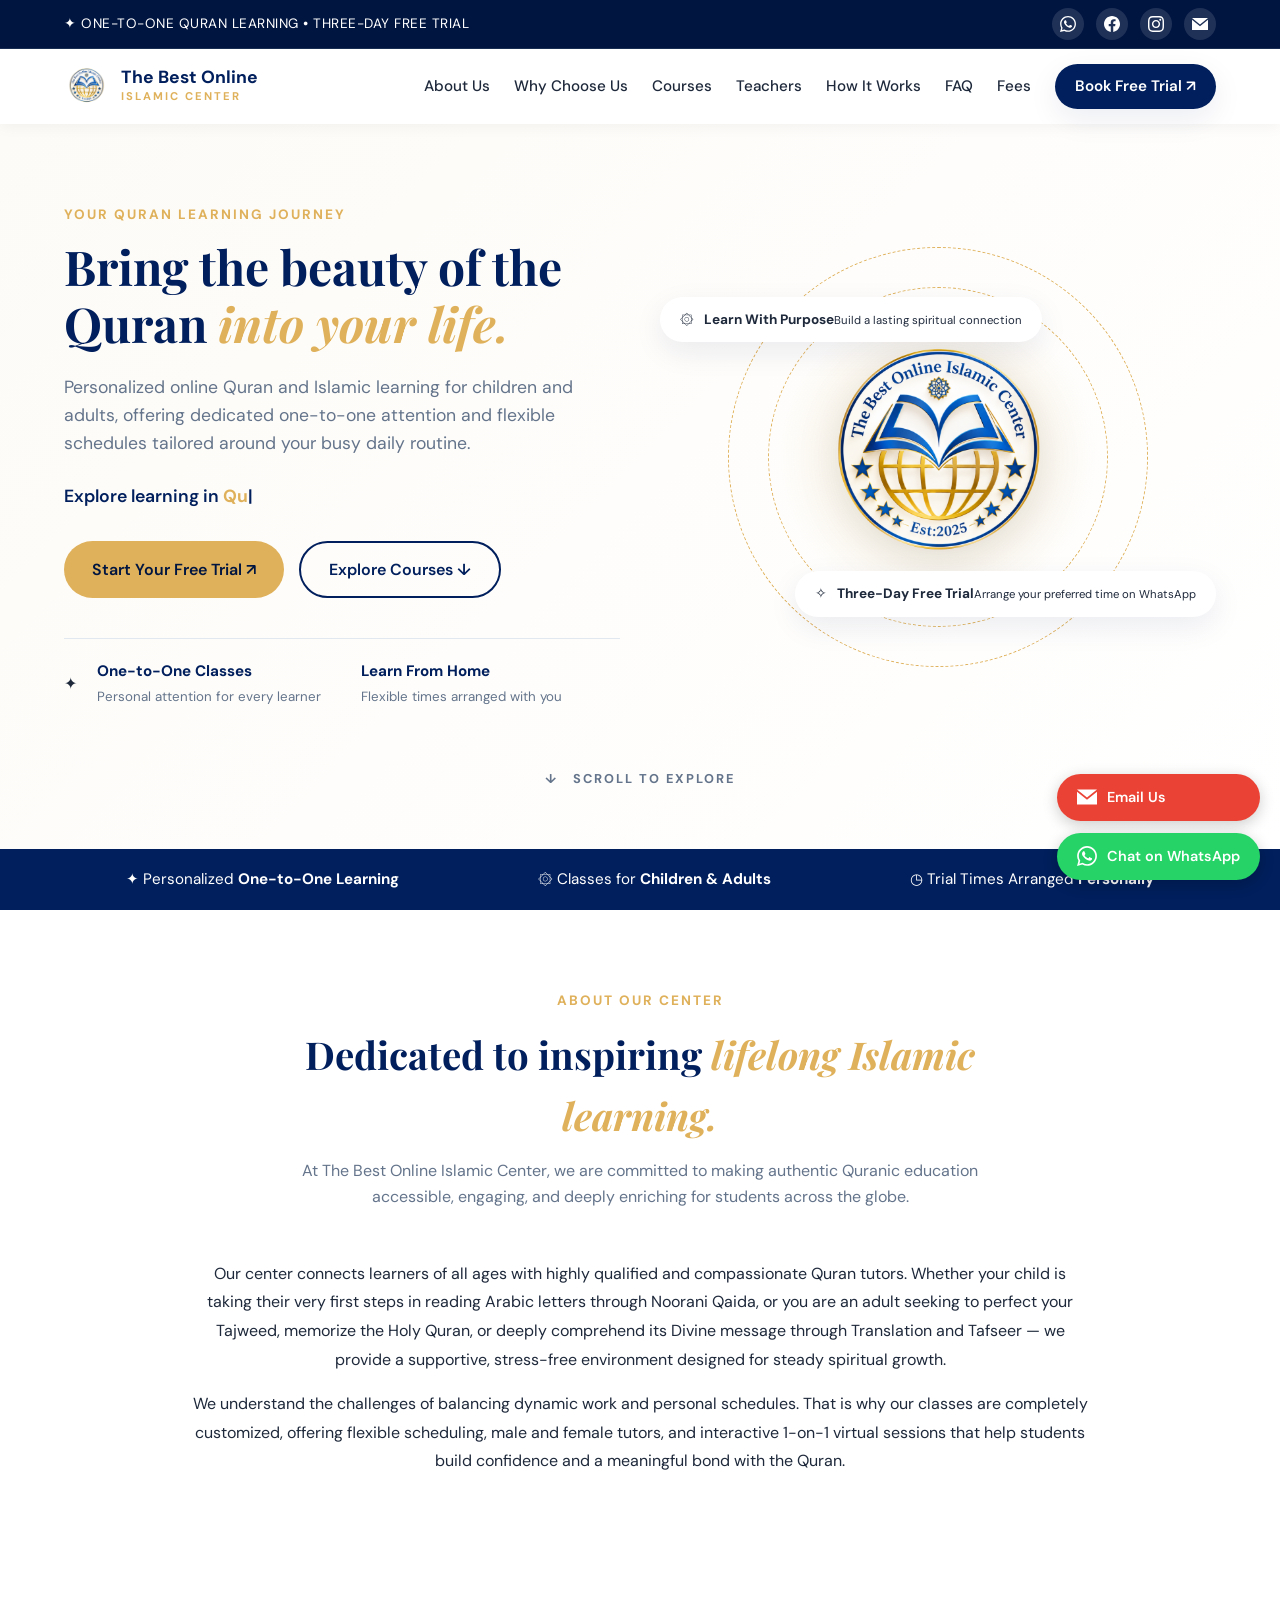
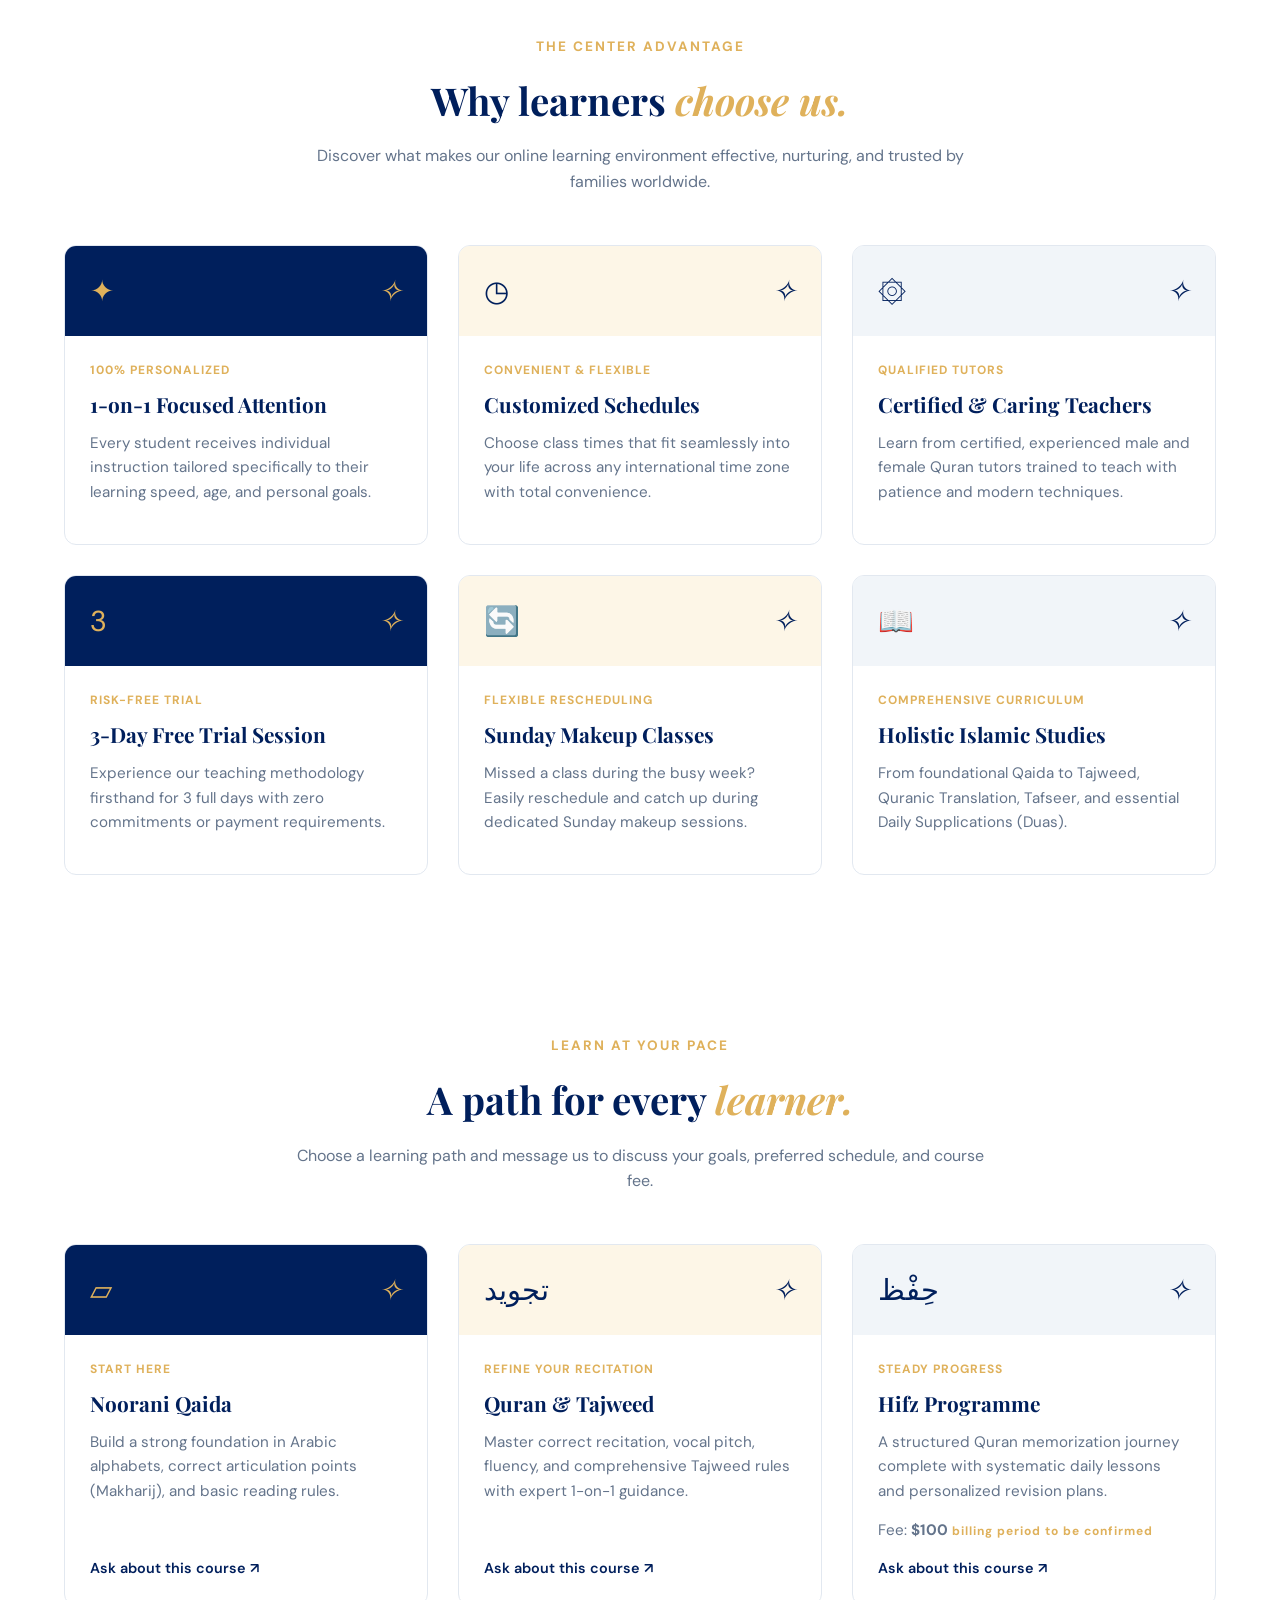
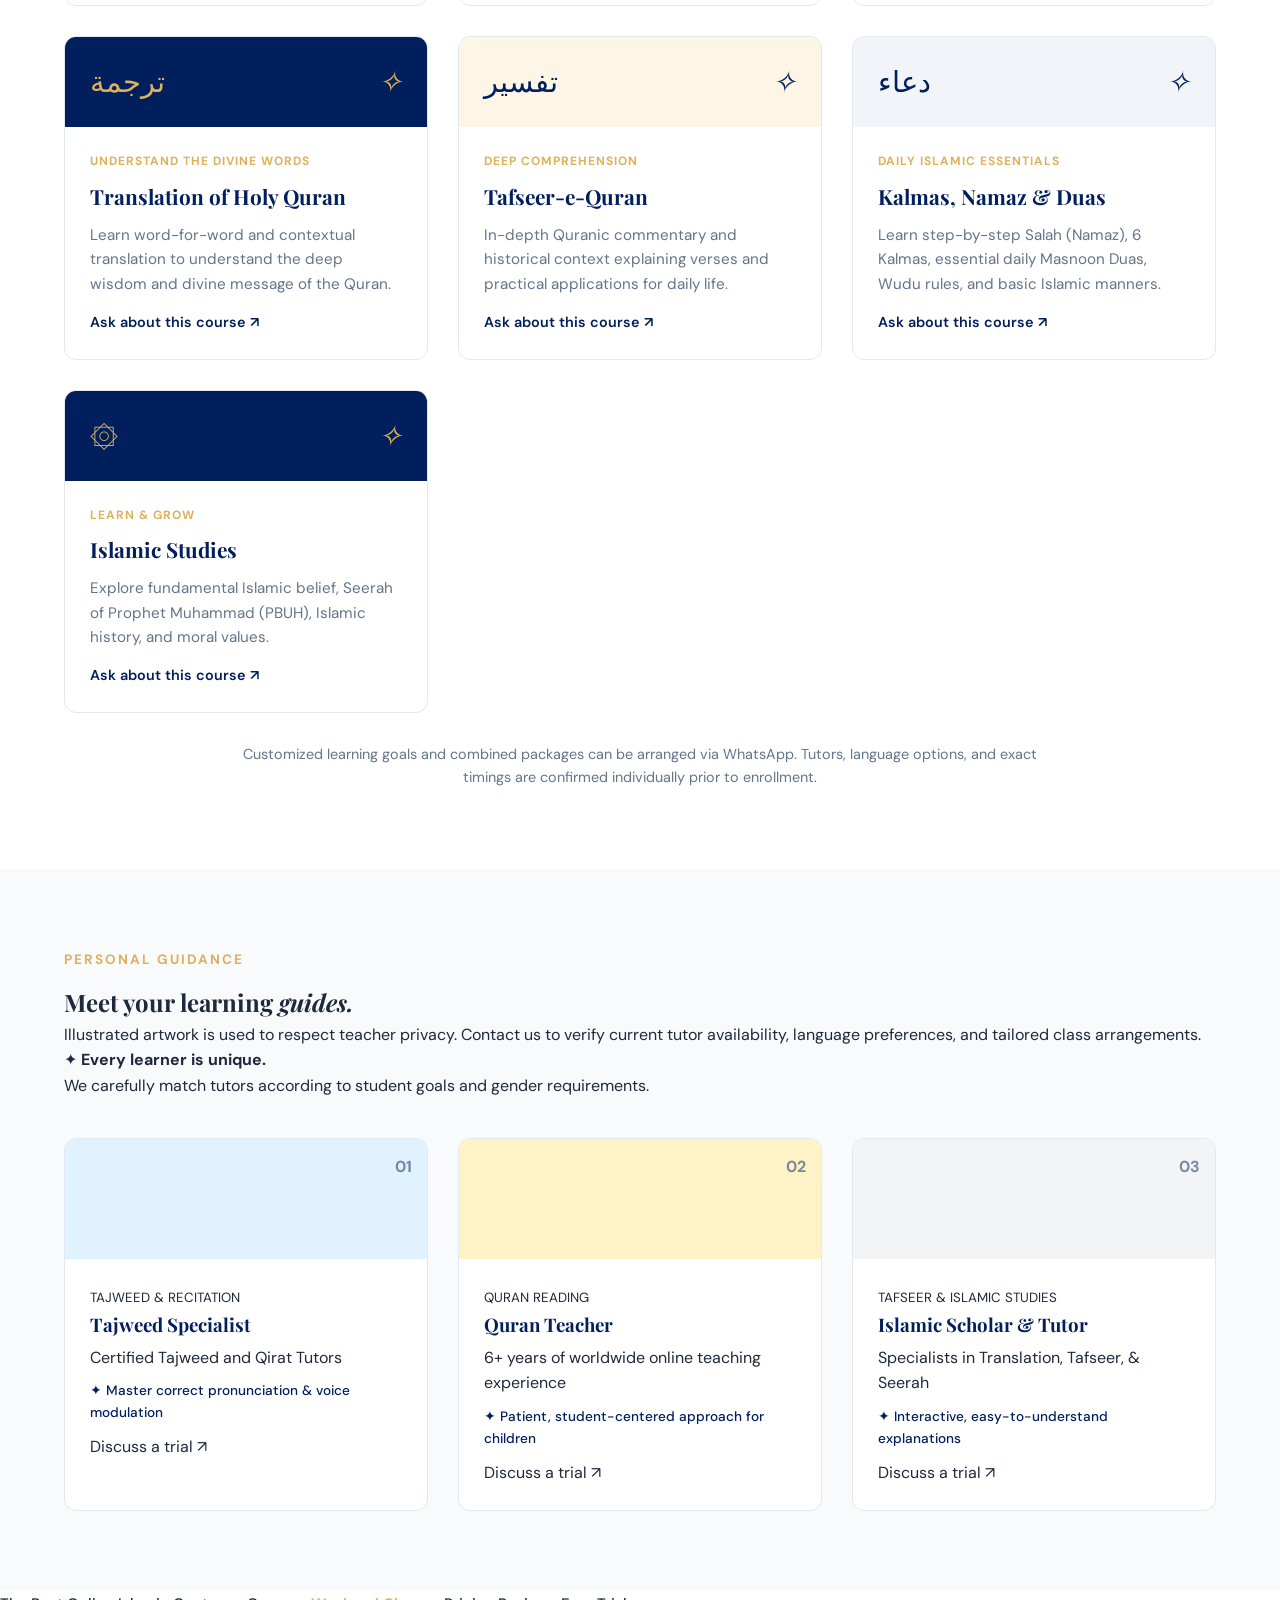
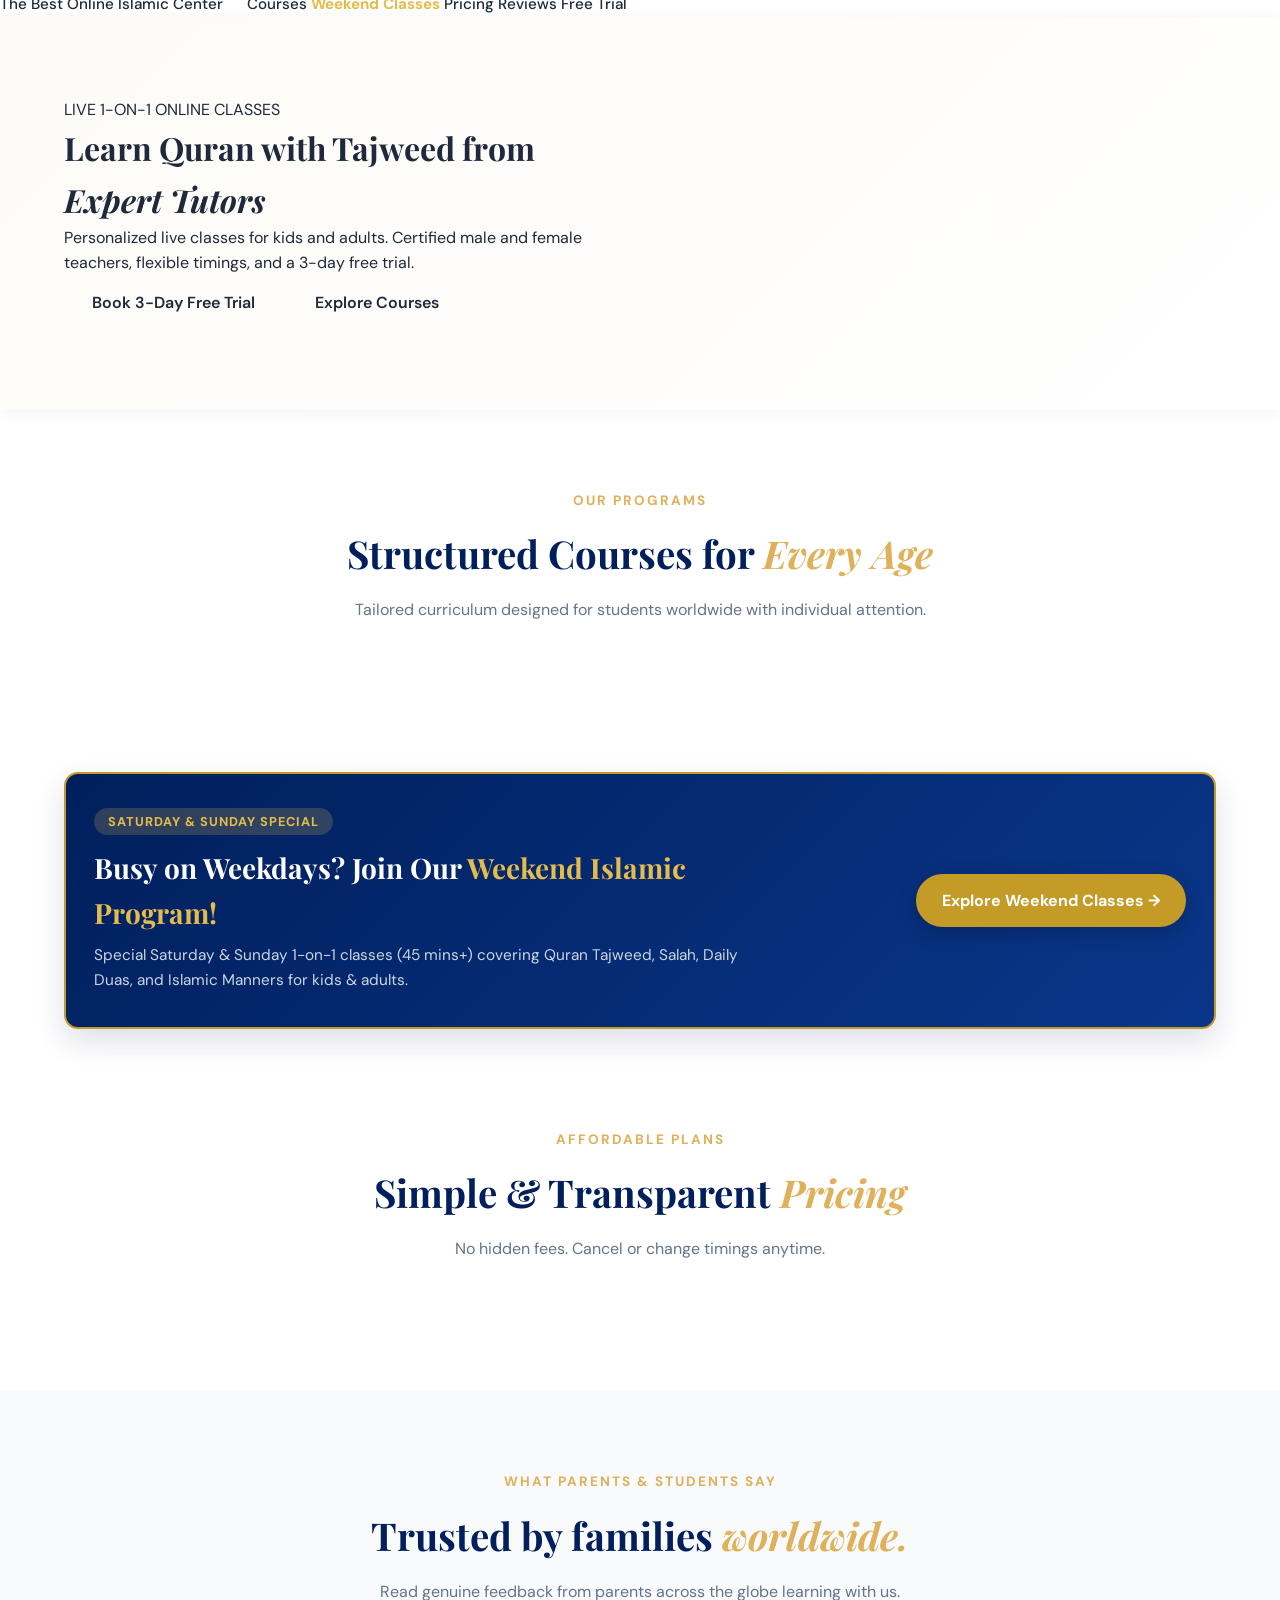
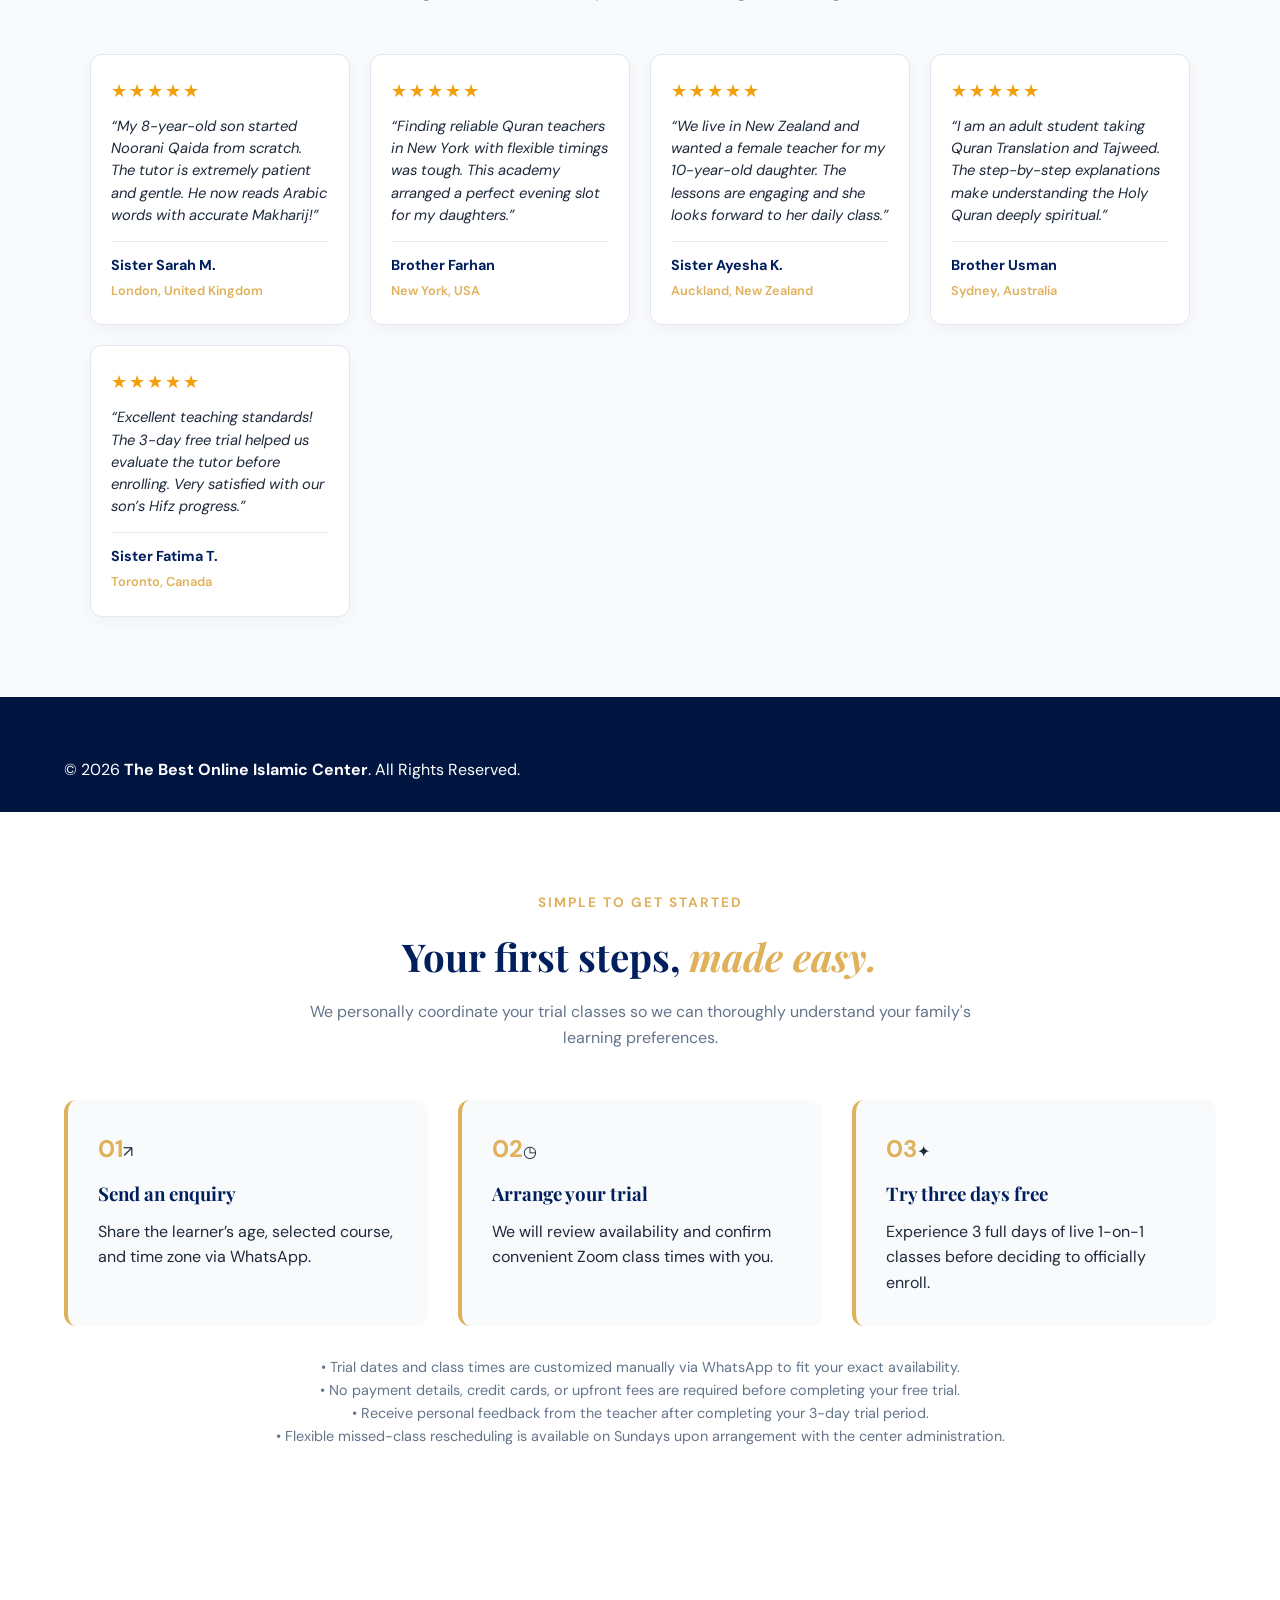
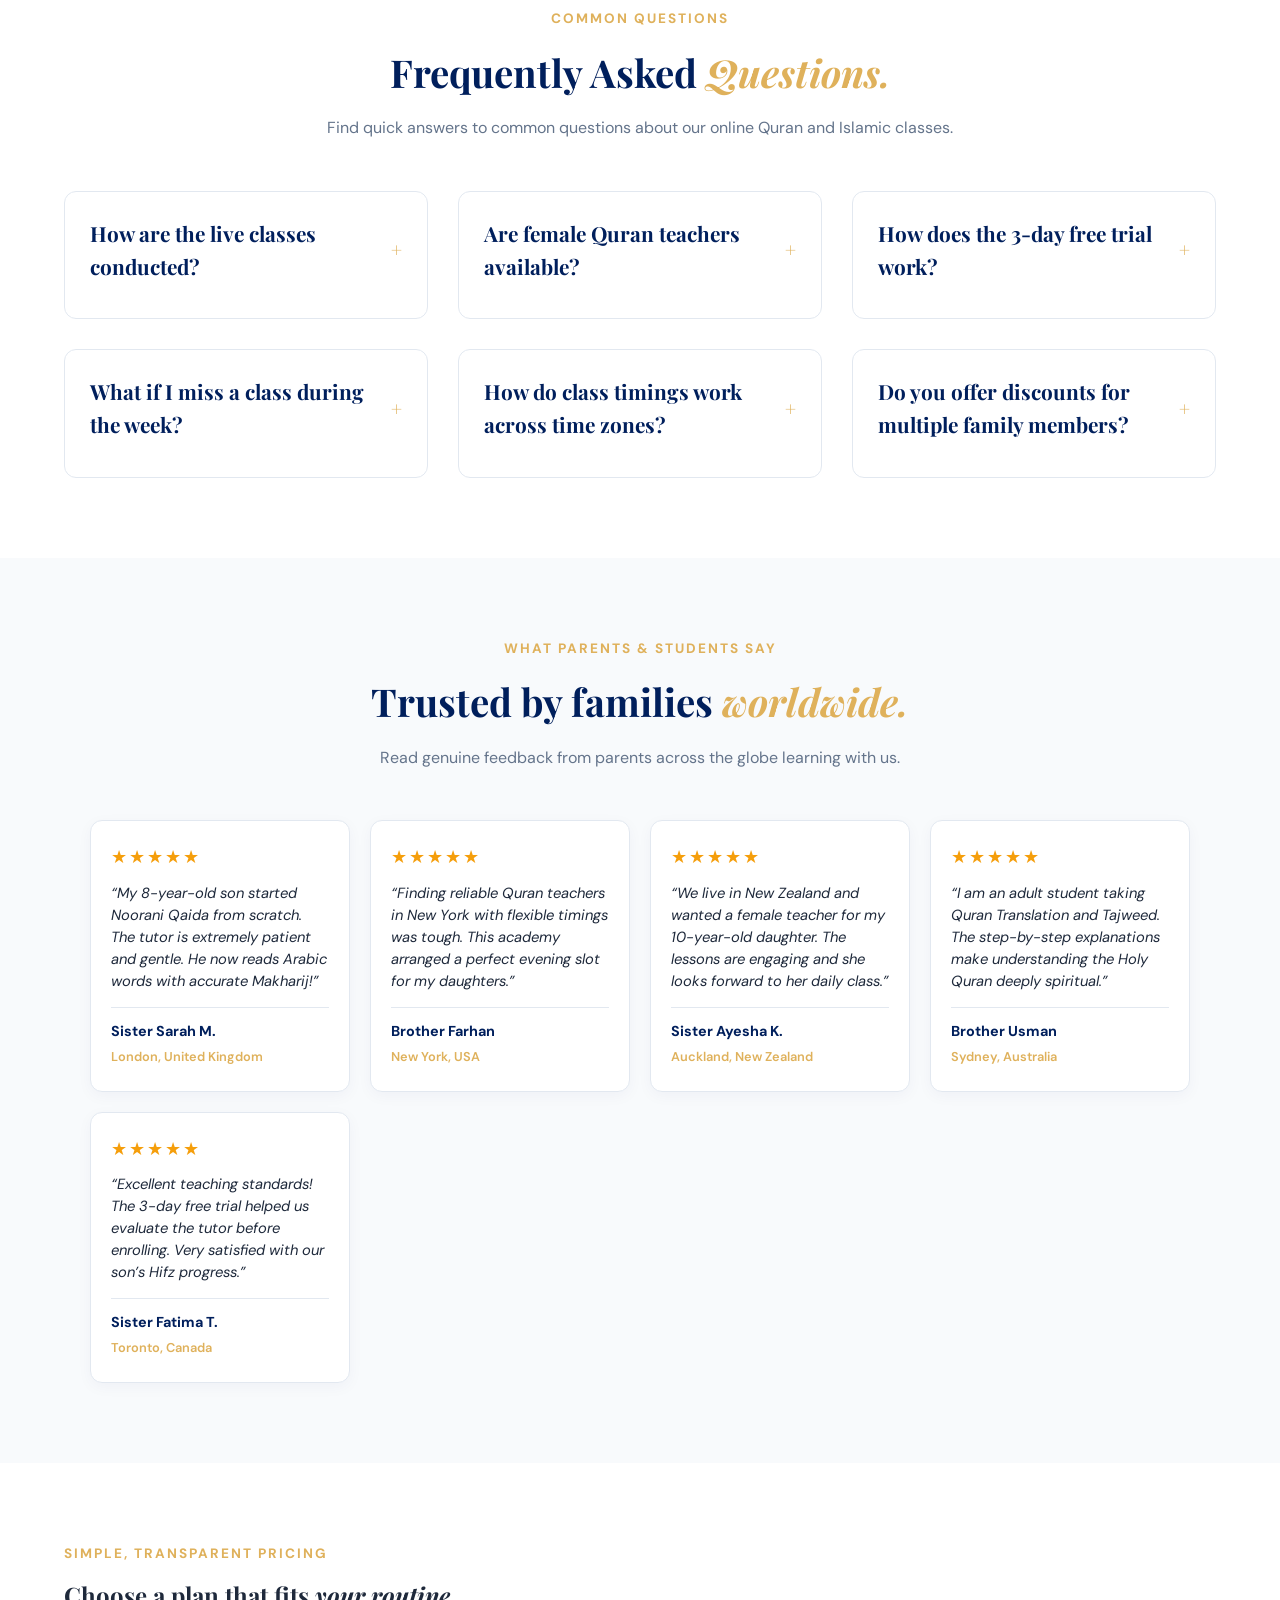
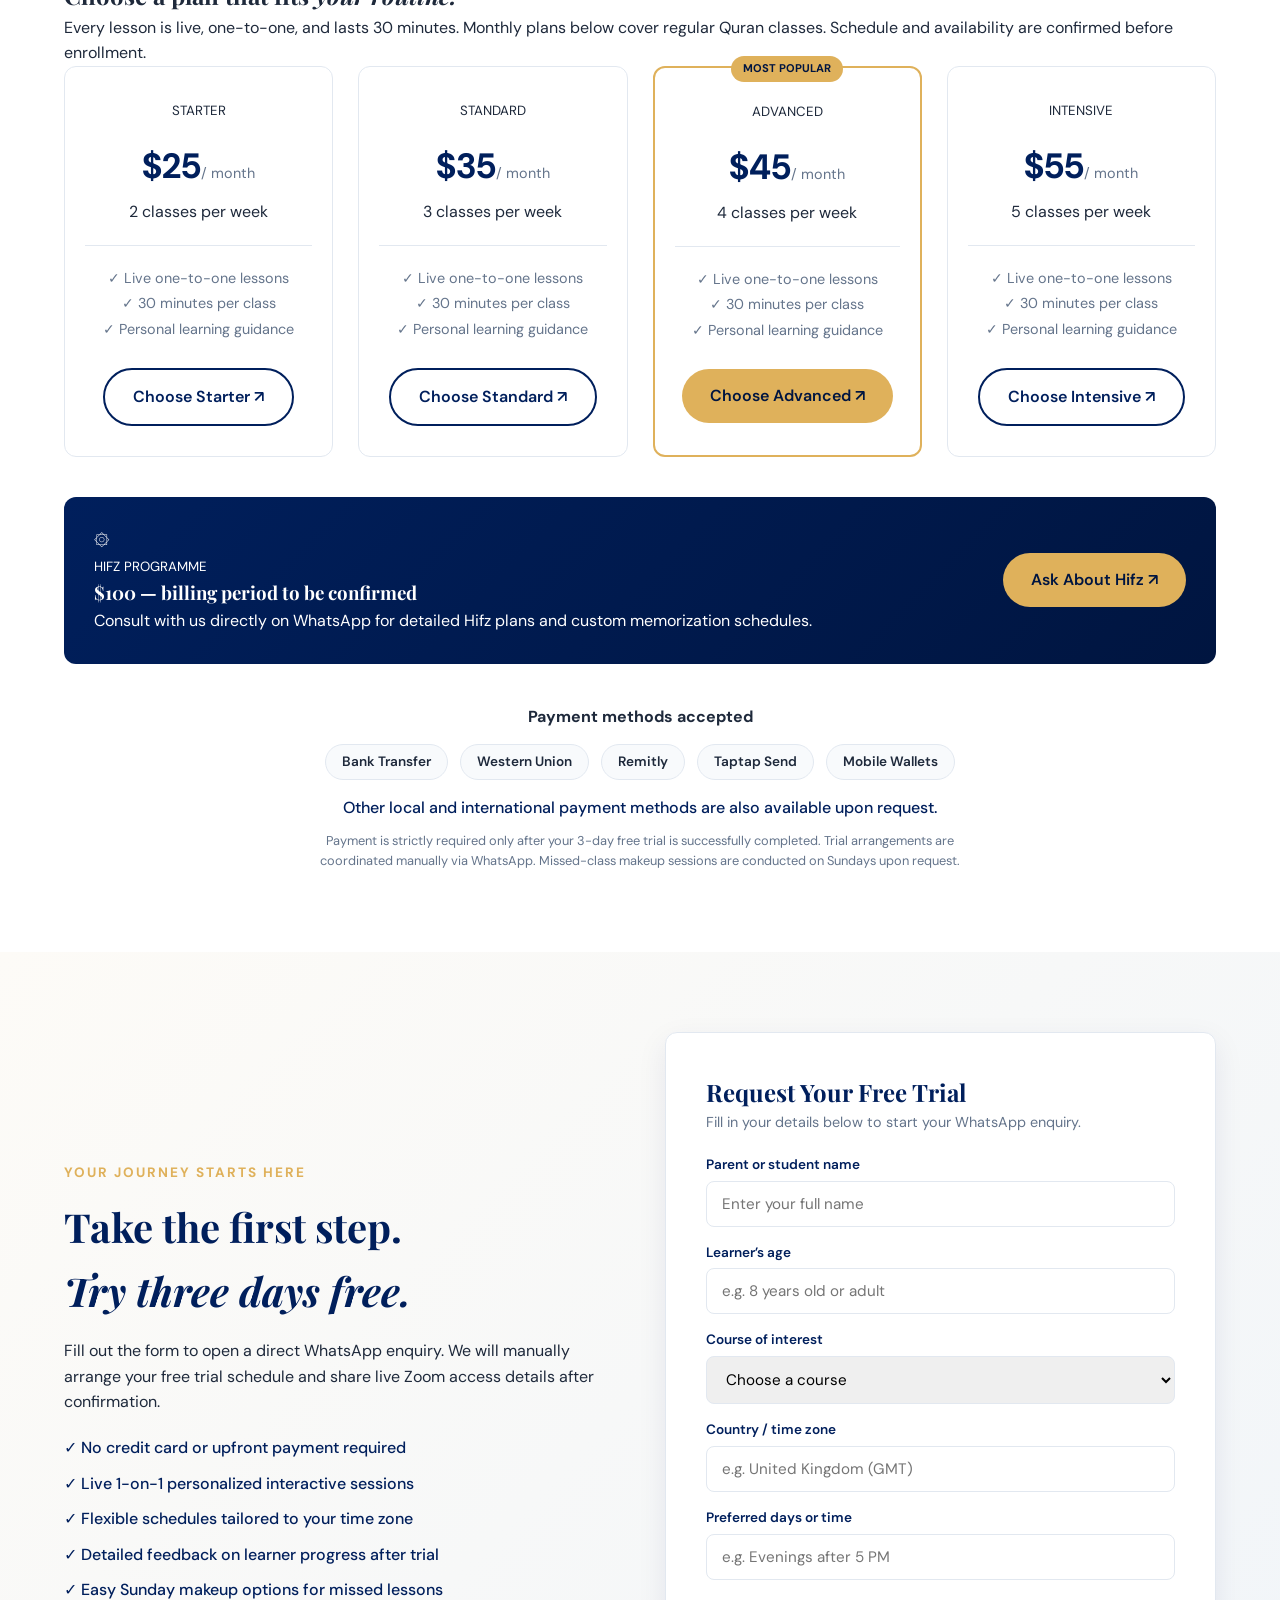
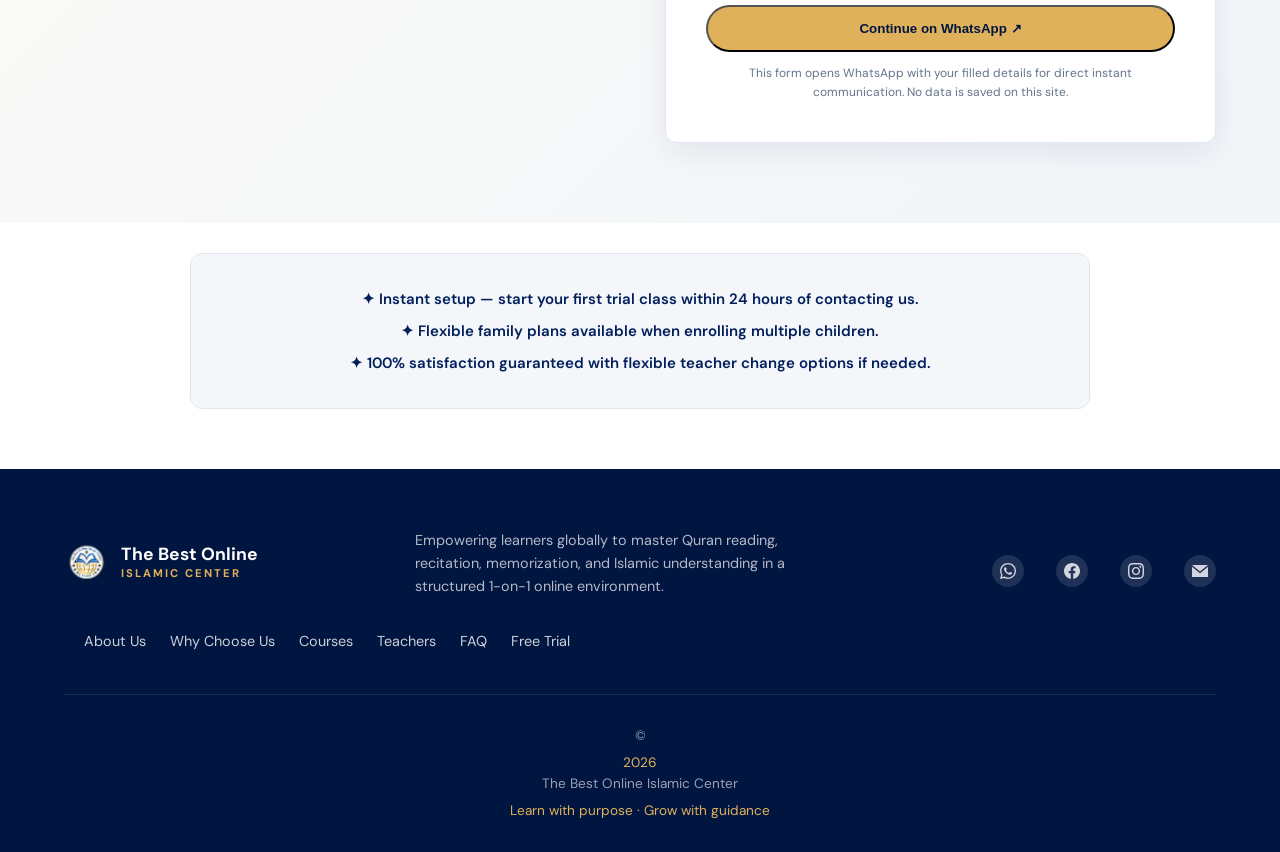
<file: index.html>
<!doctype html>
<html lang="en">
<head>
  <meta charset="utf-8">
  <meta name="viewport" content="width=device-width,initial-scale=1">
  <meta name="theme-color" content="#001f5c">
  <meta name="description" content="One-to-one online Quran, Tajweed, Hifz, Quran Translation, Tafseer, and Islamic Studies classes. Book your three-day free trial today.">
  <title>The Best Online Islamic Center | Quran & Islamic Studies</title>
  <link rel="icon" href="logo.png">
  <link rel="preconnect" href="https://fonts.googleapis.com">
  <link href="https://fonts.googleapis.com/css2?family=DM+Sans:wght@400;500;600;700&family=Playfair+Display:wght@500;600;700&display=swap" rel="stylesheet">
  <!-- EXTERNAL CSS LINK -->
  <link rel="stylesheet" href="styles.css">
</head>
<body>

  <!-- TOP BAR WITH SOCIAL ICONS -->
  <div class="topbar">
    <span>✦ ONE-TO-ONE QURAN LEARNING <b>•</b> THREE-DAY FREE TRIAL</span>
    <div class="social-links-head">
      <a class="social-icon" href="https://wa.me/923139271282?text=Assalam-o-alaikum%20i%20want%20to%20enroll%20my%20kid" target="_blank" rel="noopener" aria-label="WhatsApp">
        <svg viewBox="0 0 24 24"><path d="M.057 24l1.687-6.163c-1.041-1.804-1.588-3.849-1.587-5.946.003-6.556 5.338-11.891 11.893-11.891 3.181.001 6.167 1.24 8.413 3.488 2.245 2.248 3.481 5.236 3.48 8.414-.003 6.557-5.338 11.892-11.893 11.892-1.99-.001-3.951-.5-5.688-1.448l-6.305 1.654zm6.597-3.807c1.676.995 3.276 1.591 5.392 1.592 5.448 0 9.886-4.434 9.889-9.885.002-5.462-4.415-9.89-9.881-9.892-5.452 0-9.887 4.434-9.889 9.884-.001 2.225.651 3.891 1.746 5.634l-.999 3.648 3.742-.981zm11.387-5.464c-.074-.124-.272-.198-.57-.347-.297-.149-1.758-.868-2.031-.967-.272-.099-.47-.149-.669.149-.198.297-.768.967-.941 1.165-.173.198-.347.223-.644.074-.297-.149-1.255-.462-2.39-1.475-.883-.788-1.48-1.761-1.653-2.059-.173-.297-.018-.458.13-.606.134-.133.297-.347.446-.521.151-.172.2-.296.3-.495.099-.198.05-.372-.025-.521-.075-.148-.669-1.611-.916-2.206-.242-.579-.487-.501-.669-.51l-.57-.01c-.198 0-.52.074-.792.372s-1.04 1.016-1.04 2.479 1.065 2.876 1.213 3.074c.149.198 2.095 3.2 5.076 4.487.709.306 1.263.489 1.694.626.712.226 1.36.194 1.872.118.571-.085 1.758-.719 2.006-1.413.248-.695.248-1.29.173-1.414z"/></svg>
      </a>
      <a class="social-icon" href="https://www.facebook.com/share/1EkcEsfxUZ/" target="_blank" rel="noopener" aria-label="Facebook">
        <svg viewBox="0 0 24 24"><path d="M24 12.073c0-6.627-5.373-12-12-12s-12 5.373-12 12c0 5.99 4.388 10.954 10.125 11.854v-8.385H7.078v-3.47h3.047V9.43c0-3.007 1.792-4.669 4.533-4.669 1.312 0 2.686.235 2.686.235v2.953H15.83c-1.491 0-1.956.925-1.956 1.874v2.25h3.328l-.532 3.47h-2.796v8.385C19.612 23.027 24 18.062 24 12.073z"/></svg>
      </a>
      <a class="social-icon" href="https://www.instagram.com/bestislamiccenter?vrfl=MXZrNHQwMHoxZWxuNA==" target="_blank" rel="noopener" aria-label="Instagram">
        <svg viewBox="0 0 24 24"><path d="M12 2.163c3.204 0 3.584.012 4.85.07 3.252.148 4.771 1.691 4.919 4.919.058 1.265.069 1.645.069 4.849 0 3.205-.012 3.584-.069 4.849-.149 3.225-1.664 4.771-4.919 4.919-1.266.058-1.644.07-4.85.07-3.204 0-3.584-.012-4.849-.07-3.26-.149-4.771-1.699-4.919-4.92-.058-1.265-.07-1.644-.07-4.849 0-3.204.013-3.583.07-4.849.149-3.227 1.664-4.771 4.919-4.919 1.266-.057 1.645-.069 4.849-.069zm0-2.163c-3.259 0-3.667.014-4.947.072-4.358.2-6.78 2.618-6.98 6.98-.059 1.281-.073 1.689-.073 4.948 0 3.259.014 3.668.072 4.948.2 4.358 2.618 6.78 6.98 6.98 1.281.058 1.689.072 4.948.072 3.259 0 3.668-.014 4.948-.072 4.354-.2 6.782-2.618 6.979-6.98.059-1.28.073-1.689.073-4.948 0-3.259-.014-3.667-.072-4.947-.196-4.354-2.617-6.78-6.979-6.98-1.281-.059-1.69-.073-4.949-.073zm0 5.838c-3.403 0-6.162 2.759-6.162 6.162s2.759 6.163 6.162 6.163 6.162-2.759 6.162-6.163c0-3.403-2.759-6.162-6.162-6.162zm0 10.162c-2.209 0-4-1.79-4-4 0-2.209 1.791-4 4-4s4 1.791 4 4c0 2.21-1.791 4-4 4zm6.406-11.845c-.796 0-1.441.645-1.441 1.44s.645 1.44 1.441 1.44c.795 0 1.439-.645 1.439-1.44s-.644-1.44-1.439-1.44z"/></svg>
      </a>
      <a class="social-icon" href="mailto:thebestonlineislamiccenter@gmail.com" aria-label="Gmail">
        <svg viewBox="0 0 24 24"><path d="M12 12.713l-11.985-9.713h23.97l-11.985 9.713zm0 2.574l-12-9.725v15.438h24v-15.438l-12 9.725z"/></svg>
      </a>
    </div>
  </div>
  
  <!-- HEADER -->
  <header>
    <a class="brand" href="#home">
      <img src="logo.png" alt="Original center logo">
      <span><b>The Best Online</b><small>ISLAMIC CENTER</small></span>
    </a>
    <button class="menu" aria-label="Toggle menu">☰</button>
    <nav>
      <a href="#about">About Us</a>
      <a href="#why-us">Why Choose Us</a>
      <a href="#courses">Courses</a>
      <a href="#teachers">Teachers</a>
      <a href="#steps">How It Works</a>
      <a href="#faq">FAQ</a>
      <a href="#fees">Fees</a>
      <a class="navbtn" href="#trial">Book Free Trial ↗</a>
    </nav>
  </header>

  <main>
    <!-- HERO SECTION -->
    <section class="hero" id="home">
      <div class="hero-copy reveal">
        <div class="eyebrow">YOUR QURAN LEARNING JOURNEY</div>
        <h1>Bring the beauty of the Quran <em>into your life.</em></h1>
        <p>Personalized online Quran and Islamic learning for children and adults, offering dedicated one-to-one attention and flexible schedules tailored around your busy daily routine.</p>
        <div class="type">Explore learning in <strong id="typed">Quran Reading</strong><span class="cursor">|</span></div>
        <div class="actions">
          <a class="btn gold" href="#trial">Start Your Free Trial ↗</a>
          <a class="btn outline" href="#courses">Explore Courses ↓</a>
        </div>
        <div class="trust">
          <span>✦</span>
          <div><b>One-to-One Classes</b><small>Personal attention for every learner</small></div>
          <i></i>
          <div><b>Learn From Home</b><small>Flexible times arranged with you</small></div>
        </div>
      </div>
      
      <div class="visual reveal">
        <div class="orbit o1"></div>
        <div class="orbit o2"></div>
        <div class="aura"></div>
        <div class="logo">
          <span class="spark s1">✧</span>
          <img src="logo.png" alt="The Best Online Islamic Center emblem">
          <span class="spark s2">✦</span>
        </div>
        <div class="float f1">۞ <span><b>Learn With Purpose</b><small>Build a lasting spiritual connection</small></span></div>
        <div class="float f2">✧ <span><b>Three-Day Free Trial</b><small>Arrange your preferred time on WhatsApp</small></span></div>
      </div>
      <a class="scroll" href="#about">↓ &nbsp; SCROLL TO EXPLORE</a>
    </section>

    <div class="strip">
      <span>✦ Personalized <b>One-to-One Learning</b></span>
      <span>۞ Classes for <b>Children & Adults</b></span>
      <span>◷ Trial Times Arranged <b>Personally</b></span>
    </div>

    <!-- ABOUT US SECTION -->
    <section class="section about" id="about">
      <div class="heading reveal">
        <div class="eyebrow">ABOUT OUR CENTER</div>
        <h2>Dedicated to inspiring <em>lifelong Islamic learning.</em></h2>
        <p>At The Best Online Islamic Center, we are committed to making authentic Quranic education accessible, engaging, and deeply enriching for students across the globe.</p>
      </div>
      <div class="about-content reveal" style="max-width: 900px; margin: 0 auto; text-align: center; line-height: 1.8;">
        <p>Our center connects learners of all ages with highly qualified and compassionate Quran tutors. Whether your child is taking their very first steps in reading Arabic letters through Noorani Qaida, or you are an adult seeking to perfect your Tajweed, memorize the Holy Quran, or deeply comprehend its Divine message through Translation and Tafseer — we provide a supportive, stress-free environment designed for steady spiritual growth.</p>
        <p style="margin-top: 15px;">We understand the challenges of balancing dynamic work and personal schedules. That is why our classes are completely customized, offering flexible scheduling, male and female tutors, and interactive 1-on-1 virtual sessions that help students build confidence and a meaningful bond with the Quran.</p>
      </div>
    </section>

    <!-- WHY CHOOSE US SECTION -->
    <section class="section why-us" id="why-us">
      <div class="heading reveal">
        <div class="eyebrow">THE CENTER ADVANTAGE</div>
        <h2>Why learners <em>choose us.</em></h2>
        <p>Discover what makes our online learning environment effective, nurturing, and trusted by families worldwide.</p>
      </div>
      <div class="courses">
        <article class="course reveal">
          <div class="art navy"><span>✦</span><i>✧</i></div>
          <div class="pad">
            <small>100% PERSONALIZED</small>
            <h3>1-on-1 Focused Attention</h3>
            <p>Every student receives individual instruction tailored specifically to their learning speed, age, and personal goals.</p>
          </div>
        </article>
        <article class="course reveal">
          <div class="art cream"><span>◷</span><i>✧</i></div>
          <div class="pad">
            <small>CONVENIENT & FLEXIBLE</small>
            <h3>Customized Schedules</h3>
            <p>Choose class times that fit seamlessly into your life across any international time zone with total convenience.</p>
          </div>
        </article>
        <article class="course reveal">
          <div class="art pale"><span>۞</span><i>✧</i></div>
          <div class="pad">
            <small>QUALIFIED TUTORS</small>
            <h3>Certified & Caring Teachers</h3>
            <p>Learn from certified, experienced male and female Quran tutors trained to teach with patience and modern techniques.</p>
          </div>
        </article>
        <article class="course reveal">
          <div class="art navy"><span>3</span><i>✧</i></div>
          <div class="pad">
            <small>RISK-FREE TRIAL</small>
            <h3>3-Day Free Trial Session</h3>
            <p>Experience our teaching methodology firsthand for 3 full days with zero commitments or payment requirements.</p>
          </div>
        </article>
        <article class="course reveal">
          <div class="art cream"><span>🔄</span><i>✧</i></div>
          <div class="pad">
            <small>FLEXIBLE RESCHEDULING</small>
            <h3>Sunday Makeup Classes</h3>
            <p>Missed a class during the busy week? Easily reschedule and catch up during dedicated Sunday makeup sessions.</p>
          </div>
        </article>
        <article class="course reveal">
          <div class="art pale"><span>📖</span><i>✧</i></div>
          <div class="pad">
            <small>COMPREHENSIVE CURRICULUM</small>
            <h3>Holistic Islamic Studies</h3>
            <p>From foundational Qaida to Tajweed, Quranic Translation, Tafseer, and essential Daily Supplications (Duas).</p>
          </div>
        </article>
      </div>
    </section>

    <!-- COURSES SECTION -->
    <section class="section" id="courses">
      <div class="heading reveal">
        <div class="eyebrow">LEARN AT YOUR PACE</div>
        <h2>A path for every <em>learner.</em></h2>
        <p>Choose a learning path and message us to discuss your goals, preferred schedule, and course fee.</p>
      </div>
      <div class="courses">
        <article class="course reveal">
          <div class="art navy"><span>▱</span><i>✧</i></div>
          <div class="pad">
            <small>START HERE</small>
            <h3>Noorani Qaida</h3>
            <p>Build a strong foundation in Arabic alphabets, correct articulation points (Makharij), and basic reading rules.</p>
            <a class="link" href="#trial" data-course="Noorani Qaida">Ask about this course ↗</a>
          </div>
        </article>

        <article class="course reveal">
          <div class="art cream"><span>تجويد</span><i>✧</i></div>
          <div class="pad">
            <small>REFINE YOUR RECITATION</small>
            <h3>Quran & Tajweed</h3>
            <p>Master correct recitation, vocal pitch, fluency, and comprehensive Tajweed rules with expert 1-on-1 guidance.</p>
            <a class="link" href="#trial" data-course="Quran Reading and Tajweed">Ask about this course ↗</a>
          </div>
        </article>

        <article class="course reveal">
          <div class="art pale"><span>حِفْظ</span><i>✧</i></div>
          <div class="pad">
            <small>STEADY PROGRESS</small>
            <h3>Hifz Programme</h3>
            <p>A structured Quran memorization journey complete with systematic daily lessons and personalized revision plans.</p>
            <p class="price">Fee: <b>$100</b> <small>billing period to be confirmed</small></p>
            <a class="link" href="#trial" data-course="Hifz Programme">Ask about this course ↗</a>
          </div>
        </article>

        <article class="course reveal">
          <div class="art navy"><span>ترجمة</span><i>✧</i></div>
          <div class="pad">
            <small>UNDERSTAND THE DIVINE WORDS</small>
            <h3>Translation of Holy Quran</h3>
            <p>Learn word-for-word and contextual translation to understand the deep wisdom and divine message of the Quran.</p>
            <a class="link" href="#trial" data-course="Translation of Holy Quran">Ask about this course ↗</a>
          </div>
        </article>

        <article class="course reveal">
          <div class="art cream"><span>تفسير</span><i>✧</i></div>
          <div class="pad">
            <small>DEEP COMPREHENSION</small>
            <h3>Tafseer-e-Quran</h3>
            <p>In-depth Quranic commentary and historical context explaining verses and practical applications for daily life.</p>
            <a class="link" href="#trial" data-course="Tafseer-e-Quran">Ask about this course ↗</a>
          </div>
        </article>

        <article class="course reveal">
          <div class="art pale"><span>دعاء</span><i>✧</i></div>
          <div class="pad">
            <small>DAILY ISLAMIC ESSENTIALS</small>
            <h3>Kalmas, Namaz & Duas</h3>
            <p>Learn step-by-step Salah (Namaz), 6 Kalmas, essential daily Masnoon Duas, Wudu rules, and basic Islamic manners.</p>
            <a class="link" href="#trial" data-course="Kalmas, Namaz & Daily Islamic Essentials">Ask about this course ↗</a>
          </div>
        </article>

        <article class="course reveal">
          <div class="art navy"><span>۞</span><i>✧</i></div>
          <div class="pad">
            <small>LEARN & GROW</small>
            <h3>Islamic Studies</h3>
            <p>Explore fundamental Islamic belief, Seerah of Prophet Muhammad (PBUH), Islamic history, and moral values.</p>
            <a class="link" href="#trial" data-course="Islamic Studies">Ask about this course ↗</a>
          </div>
        </article>
      </div>
      <p class="note">Customized learning goals and combined packages can be arranged via WhatsApp. Tutors, language options, and exact timings are confirmed individually prior to enrollment.</p>
    </section>

    <!-- TEACHERS SECTION -->
    <section class="teachers section" id="teachers">
      <div class="teacher-intro reveal">
        <div class="eyebrow">PERSONAL GUIDANCE</div>
        <h2>Meet your learning <em>guides.</em></h2>
        <p>Illustrated artwork is used to respect teacher privacy. Contact us to verify current tutor availability, language preferences, and tailored class arrangements.</p>
        <div class="callout">✦ <span><b>Every learner is unique.</b><br>We carefully match tutors according to student goals and gender requirements.</span></div>
      </div>
      <div class="teacher-grid">
        <article class="teacher reveal">
          <div class="avatar blue"><div class="head dark"></div><div class="body"></div><span>01</span></div>
          <div class="pad">
            <small>TAJWEED & RECITATION</small>
            <h3>Tajweed Specialist</h3>
            <p>Certified Tajweed and Qirat Tutors</p>
            <p class="detail">✦ Master correct pronunciation & voice modulation</p>
            <a class="link" href="#trial" data-course="Quran Reading and Tajweed">Discuss a trial ↗</a>
          </div>
        </article>
        <article class="teacher reveal">
          <div class="avatar gold"><div class="head brown"></div><div class="body bluebody"></div><span>02</span></div>
          <div class="pad">
            <small>QURAN READING</small>
            <h3>Quran Teacher</h3>
            <p>6+ years of worldwide online teaching experience</p>
            <p class="detail">✦ Patient, student-centered approach for children</p>
            <a class="link" href="#trial" data-course="Quran Reading">Discuss a trial ↗</a>
          </div>
        </article>
        <article class="teacher reveal">
          <div class="avatar sand"><div class="head dark"></div><div class="body lightbody"></div><span>03</span></div>
          <div class="pad">
            <small>TAFSEER & ISLAMIC STUDIES</small>
            <h3>Islamic Scholar & Tutor</h3>
            <p>Specialists in Translation, Tafseer, & Seerah</p>
            <p class="detail">✦ Interactive, easy-to-understand explanations</p>
            <a class="link" href="#trial" data-course="Tafseer and Islamic Studies">Discuss a trial ↗</a>
          </div>
        </article>
      </div>
    </section>
<!DOCTYPE html>
<html lang="en">
<head>
  <meta charset="UTF-8" />
  <meta name="viewport" content="width=device-width, initial-scale=1.0" />
  <title>The Best Online Islamic Center | Live 1-on-1 Quran & Tajweed Classes</title>
  <meta name="description" content="Learn Quran online with certified male & female tutors. 1-on-1 live classes for Noorani Qaida, Tajweed, Hifz, & Islamic Studies. Book a 3-day free trial today!" />
  <link rel="stylesheet" href="styles.css" />
</head>
<body>

  <!-- NAVIGATION BAR -->
  <nav class="navbar">
    <a href="https://bestislamiccenter.vercel.app" class="logo">The Best Online <span>Islamic Center</span></a>
    <div class="nav-links">
      <a href="#courses">Courses</a>
      <a href="/weekend" style="color: var(--gold-light, #e3bc4b); font-weight: 700;">Weekend Classes</a>
      <a href="#fees">Pricing</a>
      <a href="#feedback">Reviews</a>
      <a href="https://wa.me/923139271282?text=Assalam-o-alaikum%20wrwb%20i%20want%20to%20enroll%20for%20Free%20Trial" target="_blank" class="nav-btn">Free Trial</a>
    </div>
  </nav>

  <!-- HERO SECTION -->
  <header class="hero section">
    <div class="hero-content reveal">
      <div class="badge">LIVE 1-ON-1 ONLINE CLASSES</div>
      <h1>Learn Quran with Tajweed from <em>Expert Tutors</em></h1>
      <p>Personalized live classes for kids and adults. Certified male and female teachers, flexible timings, and a 3-day free trial.</p>
      <div class="hero-btns">
        <a href="https://wa.me/923139271282?text=Assalam-o-alaikum%20wrwb%20i%20want%20to%20enroll%20for%20Free%20Trial" target="_blank" class="btn btn-gold">Book 3-Day Free Trial</a>
        <a href="#courses" class="btn btn-outline">Explore Courses</a>
      </div>
    </div>
  </header>

  <!-- COURSES SECTION -->
  <section class="section" id="courses">
    <div class="heading reveal">
      <div class="eyebrow">OUR PROGRAMS</div>
      <h2>Structured Courses for <em>Every Age</em></h2>
      <p>Tailored curriculum designed for students worldwide with individual attention.</p>
    </div>
  </section>

  <!-- WEEKEND PROGRAM PROMO BANNER (ADDED HERE) -->
  <section class="section" style="padding: 20px 5%;">
    <div style="background: linear-gradient(135deg, #001f5c 0%, #0a368a 100%); border: 2px solid #c59b27; border-radius: 14px; padding: 34px 28px; color: #fff; display: flex; flex-wrap: wrap; align-items: center; justify-content: space-between; gap: 20px; box-shadow: 0 12px 30px rgba(0, 31, 92, 0.14);">
      <div style="max-width: 650px;">
        <span style="background: rgba(227, 188, 75, 0.2); color: #e3bc4b; padding: 5px 14px; border-radius: 50px; font-size: 0.8rem; font-weight: 700; letter-spacing: 1px;">SATURDAY & SUNDAY SPECIAL</span>
        <h2 style="font-size: 1.75rem; margin: 12px 0 8px; color: #fff;">Busy on Weekdays? Join Our <span style="color: #e3bc4b;">Weekend Islamic Program!</span></h2>
        <p style="color: #cbd5e1; font-size: 0.96rem; margin: 0;">Special Saturday & Sunday 1-on-1 classes (45 mins+) covering Quran Tajweed, Salah, Daily Duas, and Islamic Manners for kids & adults.</p>
      </div>
      <div>
        <a href="/weekend" style="background: #c59b27; color: #fff; padding: 14px 26px; border-radius: 50px; font-weight: 700; text-decoration: none; display: inline-block; box-shadow: 0 6px 20px rgba(0,0,0,0.2); transition: transform 0.25s ease;" onmouseover="this.style.transform='translateY(-3px)'" onmouseout="this.style.transform='translateY(0)'">Explore Weekend Classes →</a>
      </div>
    </div>
  </section>

  <!-- FEES & PRICING SECTION -->
  <section class="section fees" id="fees">
    <div class="heading reveal">
      <div class="eyebrow">AFFORDABLE PLANS</div>
      <h2>Simple & Transparent <em>Pricing</em></h2>
      <p>No hidden fees. Cancel or change timings anytime.</p>
    </div>
  </section>

  <!-- REVIEWS & TESTIMONIALS SECTION -->
  <section class="section reviews-section" id="feedback">
    <div class="heading reveal">
      <div class="eyebrow">WHAT PARENTS & STUDENTS SAY</div>
      <h2>Trusted by families <em>worldwide.</em></h2>
      <p>Read genuine feedback from parents across the globe learning with us.</p>
    </div>

    <div class="reviews-grid">
      <article class="review-card reveal">
        <div class="stars">★★★★★</div>
        <p>“My 8-year-old son started Noorani Qaida from scratch. The tutor is extremely patient and gentle. He now reads Arabic words with accurate Makharij!”</p>
        <div class="reviewer-info">
          <b>Sister Sarah M.</b>
          <small>London, United Kingdom</small>
        </div>
      </article>

      <article class="review-card reveal">
        <div class="stars">★★★★★</div>
        <p>“Finding reliable Quran teachers in New York with flexible timings was tough. This academy arranged a perfect evening slot for my daughters.”</p>
        <div class="reviewer-info">
          <b>Brother Farhan</b>
          <small>New York, USA</small>
        </div>
      </article>

      <article class="review-card reveal">
        <div class="stars">★★★★★</div>
        <p>“We live in New Zealand and wanted a female teacher for my 10-year-old daughter. The lessons are engaging and she looks forward to her daily class.”</p>
        <div class="reviewer-info">
          <b>Sister Ayesha K.</b>
          <small>Auckland, New Zealand</small>
        </div>
      </article>

      <article class="review-card reveal">
        <div class="stars">★★★★★</div>
        <p>“I am an adult student taking Quran Translation and Tajweed. The step-by-step explanations make understanding the Holy Quran deeply spiritual.”</p>
        <div class="reviewer-info">
          <b>Brother Usman</b>
          <small>Sydney, Australia</small>
        </div>
      </article>

      <article class="review-card reveal">
        <div class="stars">★★★★★</div>
        <p>“Excellent teaching standards! The 3-day free trial helped us evaluate the tutor before enrolling. Very satisfied with our son’s Hifz progress.”</p>
        <div class="reviewer-info">
          <b>Sister Fatima T.</b>
          <small>Toronto, Canada</small>
        </div>
      </article>
    </div>
  </section>

  <!-- FOOTER -->
  <footer>
    <p>© 2026 <b>The Best Online Islamic Center</b>. All Rights Reserved.</p>
  </footer>

</body>
</html>
    <!-- HOW IT WORKS SECTION -->
    <section class="section" id="steps">
      <div class="heading reveal">
        <div class="eyebrow">SIMPLE TO GET STARTED</div>
        <h2>Your first steps, <em>made easy.</em></h2>
        <p>We personally coordinate your trial classes so we can thoroughly understand your family's learning preferences.</p>
      </div>
      <div class="steps">
        <article class="step reveal"><b>01</b><span>↗</span><h3>Send an enquiry</h3><p>Share the learner’s age, selected course, and time zone via WhatsApp.</p></article>
        <article class="step reveal"><b>02</b><span>◷</span><h3>Arrange your trial</h3><p>We will review availability and confirm convenient Zoom class times with you.</p></article>
        <article class="step reveal"><b>03</b><span>✦</span><h3>Try three days free</h3><p>Experience 3 full days of live 1-on-1 classes before deciding to officially enroll.</p></article>
      </div>
      <div style="max-width: 800px; margin: 30px auto 0; text-align: center;" class="note">
        <p>• Trial dates and class times are customized manually via WhatsApp to fit your exact availability.</p>
        <p>• No payment details, credit cards, or upfront fees are required before completing your free trial.</p>
        <p>• Receive personal feedback from the teacher after completing your 3-day trial period.</p>
        <p>• Flexible missed-class rescheduling is available on Sundays upon arrangement with the center administration.</p>
      </div>
    </section>

    <!-- FAQ SECTION -->
    <section class="section faq" id="faq">
      <div class="heading reveal">
        <div class="eyebrow">COMMON QUESTIONS</div>
        <h2>Frequently Asked <em>Questions.</em></h2>
        <p>Find quick answers to common questions about our online Quran and Islamic classes.</p>
      </div>
      <div class="courses" style="grid-template-columns: repeat(auto-fit, minmax(300px, 1fr));">
        <article class="course reveal">
          <div class="pad">
            <h3>How are the live classes conducted?</h3>
            <p>All classes are conducted 1-on-1 live via <b>Zoom, Skype, or Microsoft Teams</b>. All you need is a phone, tablet, or laptop with an internet connection.</p>
          </div>
        </article>
        <article class="course reveal">
          <div class="pad">
            <h3>Are female Quran teachers available?</h3>
            <p>Yes, certified and experienced <b>female Quran tutors</b> are available for female students and young children upon request.</p>
          </div>
        </article>
        <article class="course reveal">
          <div class="pad">
            <h3>How does the 3-day free trial work?</h3>
            <p>You attend <b>3 live 1-on-1 trial classes</b> completely free with no payment or credit card required. You only enroll if you are satisfied.</p>
          </div>
        </article>
        <article class="course reveal">
          <div class="pad">
            <h3>What if I miss a class during the week?</h3>
            <p>We offer dedicated <b>Sunday makeup sessions</b> so students can easily catch up on missed classes without falling behind.</p>
          </div>
        </article>
        <article class="course reveal">
          <div class="pad">
            <h3>How do class timings work across time zones?</h3>
            <p>We operate <b>24/7 flexible scheduling</b> to match your exact local time zone in the USA, UK, Canada, Europe, Gulf, Australia, and beyond.</p>
          </div>
        </article>
        <article class="course reveal">
          <div class="pad">
            <h3>Do you offer discounts for multiple family members?</h3>
            <p>Yes, special <b>family discount packages</b> are available when enrolling two or more students from the same household.</p>
          </div>
        </article>
      </div>
    </section>

<!-- REVIEWS & TESTIMONIALS SECTION (COMPACT CARDS) -->
<section class="section reviews-section" id="feedback">
  <div class="heading reveal">
    <div class="eyebrow">WHAT PARENTS & STUDENTS SAY</div>
    <h2>Trusted by families <em>worldwide.</em></h2>
    <p>Read genuine feedback from parents across the globe learning with us.</p>
  </div>

  <div class="reviews-grid">
    <article class="review-card reveal">
      <div class="stars">★★★★★</div>
      <p>“My 8-year-old son started Noorani Qaida from scratch. The tutor is extremely patient and gentle. He now reads Arabic words with accurate Makharij!”</p>
      <div class="reviewer-info">
        <b>Sister Sarah M.</b>
        <small>London, United Kingdom</small>
      </div>
    </article>

    <article class="review-card reveal">
      <div class="stars">★★★★★</div>
      <p>“Finding reliable Quran teachers in New York with flexible timings was tough. This academy arranged a perfect evening slot for my daughters.”</p>
      <div class="reviewer-info">
        <b>Brother Farhan</b>
        <small>New York, USA</small>
      </div>
    </article>

    <article class="review-card reveal">
      <div class="stars">★★★★★</div>
      <p>“We live in New Zealand and wanted a female teacher for my 10-year-old daughter. The lessons are engaging and she looks forward to her daily class.”</p>
      <div class="reviewer-info">
        <b>Sister Ayesha K.</b>
        <small>Auckland, New Zealand</small>
      </div>
    </article>

    <article class="review-card reveal">
      <div class="stars">★★★★★</div>
      <p>“I am an adult student taking Quran Translation and Tajweed. The step-by-step explanations make understanding the Holy Quran deeply spiritual.”</p>
      <div class="reviewer-info">
        <b>Brother Usman</b>
        <small>Sydney, Australia</small>
      </div>
    </article>

    <article class="review-card reveal">
      <div class="stars">★★★★★</div>
      <p>“Excellent teaching standards! The 3-day free trial helped us evaluate the tutor before enrolling. Very satisfied with our son’s Hifz progress.”</p>
      <div class="reviewer-info">
        <b>Sister Fatima T.</b>
        <small>Toronto, Canada</small>
      </div>
    </article>
  </div>
</section>
    </section>

    <!-- FEES & PRICING SECTION -->
    <section class="section fees" id="fees">
      <div class="fee-heading reveal">
        <div class="eyebrow">SIMPLE, TRANSPARENT PRICING</div>
        <h2>Choose a plan that fits <em>your routine.</em></h2>
        <p>Every lesson is live, one-to-one, and lasts 30 minutes. Monthly plans below cover regular Quran classes. Schedule and availability are confirmed before enrollment.</p>
      </div>
      <div class="price-grid">
        <article class="price-card reveal"><small>STARTER</small><div class="amount">$25<span>/ month</span></div><p>2 classes per week</p><div class="price-line"></div><p class="included">✓ Live one-to-one lessons<br>✓ 30 minutes per class<br>✓ Personal learning guidance</p><a class="btn outline" href="#trial" data-course="Starter plan — 2 classes per week, $25 monthly">Choose Starter ↗</a></article>
        <article class="price-card reveal"><small>STANDARD</small><div class="amount">$35<span>/ month</span></div><p>3 classes per week</p><div class="price-line"></div><p class="included">✓ Live one-to-one lessons<br>✓ 30 minutes per class<br>✓ Personal learning guidance</p><a class="btn outline" href="#trial" data-course="Standard plan — 3 classes per week, $35 monthly">Choose Standard ↗</a></article>
        <article class="price-card featured reveal"><div class="popular">MOST POPULAR</div><small>ADVANCED</small><div class="amount">$45<span>/ month</span></div><p>4 classes per week</p><div class="price-line"></div><p class="included">✓ Live one-to-one lessons<br>✓ 30 minutes per class<br>✓ Personal learning guidance</p><a class="btn gold" href="#trial" data-course="Advanced plan — 4 classes per week, $45 monthly">Choose Advanced ↗</a></article>
        <article class="price-card reveal"><small>INTENSIVE</small><div class="amount">$55<span>/ month</span></div><p>5 classes per week</p><div class="price-line"></div><p class="included">✓ Live one-to-one lessons<br>✓ 30 minutes per class<br>✓ Personal learning guidance</p><a class="btn outline" href="#trial" data-course="Intensive plan — 5 classes per week, $55 monthly">Choose Intensive ↗</a></article>
      </div>
      
      <div class="hifz-fee reveal">
        <div><span class="hifz-icon">۞</span><div><small>HIFZ PROGRAMME</small><h3>$100 <span>— billing period to be confirmed</span></h3><p>Consult with us directly on WhatsApp for detailed Hifz plans and custom memorization schedules.</p></div></div>
        <a class="btn gold" href="#trial" data-course="Hifz Programme — fee $100, billing period to be confirmed">Ask About Hifz ↗</a>
      </div>

      <div class="fee-foot reveal">
        <p><b>Payment methods accepted</b></p>
        <div class="payments">
          <span>Bank Transfer</span>
          <span>Western Union</span>
          <span>Remitly</span>
          <span>Taptap Send</span>
          <span>Mobile Wallets</span>
        </div>
        <p style="margin-top: 10px; font-weight: 500; color: #001f5c;">Other local and international payment methods are also available upon request.</p>
        <p class="fineprint">Payment is strictly required only after your 3-day free trial is successfully completed. Trial arrangements are coordinated manually via WhatsApp. Missed-class makeup sessions are conducted on Sundays upon request.</p>
      </div>
    </section>

    <!-- FREE TRIAL FORM SECTION -->
    <section class="trial-section" id="trial">
      <div class="trial-copy reveal">
        <div class="eyebrow">YOUR JOURNEY STARTS HERE</div>
        <h2>Take the first step.<br><em>Try three days free.</em></h2>
        <p>Fill out the form to open a direct WhatsApp enquiry. We will manually arrange your free trial schedule and share live Zoom access details after confirmation.</p>
        <ul>
          <li>✓ No credit card or upfront payment required</li>
          <li>✓ Live 1-on-1 personalized interactive sessions</li>
          <li>✓ Flexible schedules tailored to your time zone</li>
          <li>✓ Detailed feedback on learner progress after trial</li>
          <li>✓ Easy Sunday makeup options for missed lessons</li>
        </ul>
      </div>
      <form id="trial-form" class="form reveal">
        <h3>Request Your Free Trial</h3>
        <p>Fill in your details below to start your WhatsApp enquiry.</p>
        <label for="name">Parent or student name</label>
        <input id="name" name="name" placeholder="Enter your full name" required>
        
        <label for="age">Learner’s age</label>
        <input id="age" name="age" placeholder="e.g. 8 years old or adult" required>
        
        <label for="course">Course of interest</label>
        <select id="course" name="course" required>
          <option value="">Choose a course</option>
          <option>Noorani Qaida</option>
          <option>Quran Reading and Tajweed</option>
          <option>Hifz Programme</option>
          <option>Translation of Holy Quran</option>
          <option>Tafseer-e-Quran</option>
          <option>Kalmas, Namaz & Daily Islamic Essentials</option>
          <option>Islamic Studies</option>
          <option>Not sure yet — please advise</option>
        </select>
        
        <label for="country">Country / time zone</label>
        <input id="country" name="country" placeholder="e.g. United Kingdom (GMT)" required>
        
        <label for="time">Preferred days or time</label>
        <input id="time" name="time" placeholder="e.g. Evenings after 5 PM">
        
        <button class="btn gold submit" type="submit">Continue on WhatsApp ↗</button>
        <small>This form opens WhatsApp with your filled details for direct instant communication. No data is saved on this site.</small>
      </form>
    </section>

    <!-- 3 EXTRA REASSURING LINES BELOW FREE TRIAL -->
    <div style="background-color: #f4f6fa; padding: 25px 20px; text-align: center; border-radius: 12px; margin: 30px auto 60px; max-width: 900px; border: 1px solid #e1e6f0;">
      <p style="margin: 8px 0; font-size: 15px; color: #001f5c; font-weight: 600;">✦ Instant setup — start your first trial class within 24 hours of contacting us.</p>
      <p style="margin: 8px 0; font-size: 15px; color: #001f5c; font-weight: 600;">✦ Flexible family plans available when enrolling multiple children.</p>
      <p style="margin: 8px 0; font-size: 15px; color: #001f5c; font-weight: 600;">✦ 100% satisfaction guaranteed with flexible teacher change options if needed.</p>
    </div>
  </main>

  <!-- FOOTER -->
  <footer>
    <div class="foot-main">
      <a class="brand" href="#home"><img src="logo.png" alt="Center Logo"><span><b>The Best Online</b><small>ISLAMIC CENTER</small></span></a>
      <p>Empowering learners globally to master Quran reading, recitation, memorization, and Islamic understanding in a structured 1-on-1 online environment.</p>
      <div style="margin-top: 15px;" class="social-links-foot">
        <a class="social-icon" href="https://wa.me/923139271282?text=Assalam-o-alaikum%20i%20want%20to%20enroll%20my%20kid" target="_blank" rel="noopener" aria-label="WhatsApp">
          <svg viewBox="0 0 24 24"><path d="M.057 24l1.687-6.163c-1.041-1.804-1.588-3.849-1.587-5.946.003-6.556 5.338-11.891 11.893-11.891 3.181.001 6.167 1.24 8.413 3.488 2.245 2.248 3.481 5.236 3.48 8.414-.003 6.557-5.338 11.892-11.893 11.892-1.99-.001-3.951-.5-5.688-1.448l-6.305 1.654zm6.597-3.807c1.676.995 3.276 1.591 5.392 1.592 5.448 0 9.886-4.434 9.889-9.885.002-5.462-4.415-9.89-9.881-9.892-5.452 0-9.887 4.434-9.889 9.884-.001 2.225.651 3.891 1.746 5.634l-.999 3.648 3.742-.981zm11.387-5.464c-.074-.124-.272-.198-.57-.347-.297-.149-1.758-.868-2.031-.967-.272-.099-.47-.149-.669.149-.198.297-.768.967-.941 1.165-.173.198-.347.223-.644.074-.297-.149-1.255-.462-2.39-1.475-.883-.788-1.48-1.761-1.653-2.059-.173-.297-.018-.458.13-.606.134-.133.297-.347.446-.521.151-.172.2-.296.3-.495.099-.198.05-.372-.025-.521-.075-.148-.669-1.611-.916-2.206-.242-.579-.487-.501-.669-.51l-.57-.01c-.198 0-.52.074-.792.372s-1.04 1.016-1.04 2.479 1.065 2.876 1.213 3.074c.149.198 2.095 3.2 5.076 4.487.709.306 1.263.489 1.694.626.712.226 1.36.194 1.872.118.571-.085 1.758-.719 2.006-1.413.248-.695.248-1.29.173-1.414z"/></svg>
        </a>
        <a class="social-icon" href="https://www.facebook.com/share/1EkcEsfxUZ/" target="_blank" rel="noopener" aria-label="Facebook">
          <svg viewBox="0 0 24 24"><path d="M24 12.073c0-6.627-5.373-12-12-12s-12 5.373-12 12c0 5.99 4.388 10.954 10.125 11.854v-8.385H7.078v-3.47h3.047V9.43c0-3.007 1.792-4.669 4.533-4.669 1.312 0 2.686.235 2.686.235v2.953H15.83c-1.491 0-1.956.925-1.956 1.874v2.25h3.328l-.532 3.47h-2.796v8.385C19.612 23.027 24 18.062 24 12.073z"/></svg>
        </a>
        <a class="social-icon" href="https://www.instagram.com/bestislamiccenter?vrfl=MXZrNHQwMHoxZWxuNA==" target="_blank" rel="noopener" aria-label="Instagram">
          <svg viewBox="0 0 24 24"><path d="M12 2.163c3.204 0 3.584.012 4.85.07 3.252.148 4.771 1.691 4.919 4.919.058 1.265.069 1.645.069 4.849 0 3.205-.012 3.584-.069 4.849-.149 3.225-1.664 4.771-4.919 4.919-1.266.058-1.644.07-4.85.07-3.204 0-3.584-.012-4.849-.07-3.26-.149-4.771-1.699-4.919-4.92-.058-1.265-.07-1.644-.07-4.849 0-3.204.013-3.583.07-4.849.149-3.227 1.664-4.771 4.919-4.919 1.266-.057 1.645-.069 4.849-.069zm0-2.163c-3.259 0-3.667.014-4.947.072-4.358.2-6.78 2.618-6.98 6.98-.059 1.281-.073 1.689-.073 4.948 0 3.259.014 3.668.072 4.948.2 4.358 2.618 6.78 6.98 6.98 1.281.058 1.689.072 4.948.072 3.259 0 3.668-.014 4.948-.072 4.354-.2 6.782-2.618 6.979-6.98.059-1.28.073-1.689.073-4.948 0-3.259-.014-3.667-.072-4.947-.196-4.354-2.617-6.78-6.979-6.98-1.281-.059-1.69-.073-4.949-.073zm0 5.838c-3.403 0-6.162 2.759-6.162 6.162s2.759 6.163 6.162 6.163 6.162-2.759 6.162-6.163c0-3.403-2.759-6.162-6.162-6.162zm0 10.162c-2.209 0-4-1.79-4-4 0-2.209 1.791-4 4-4s4 1.791 4 4c0 2.21-1.791 4-4 4zm6.406-11.845c-.796 0-1.441.645-1.441 1.44s.645 1.44 1.441 1.44c.795 0 1.439-.645 1.439-1.44s-.644-1.44-1.439-1.44z"/></svg>
        </a>
        <a class="social-icon" href="mailto:thebestonlineislamiccenter@gmail.com" aria-label="Gmail">
          <svg viewBox="0 0 24 24"><path d="M12 12.713l-11.985-9.713h23.97l-11.985 9.713zm0 2.574l-12-9.725v15.438h24v-15.438l-12 9.725z"/></svg>
        </a>
      </div>
      <div>
        <a href="#about">About Us</a>
        <a href="#why-us">Why Choose Us</a>
        <a href="#courses">Courses</a>
        <a href="#teachers">Teachers</a>
        <a href="#faq">FAQ</a>
        <a href="#trial">Free Trial</a>
      </div>
    </div>
    <div class="foot-bottom">© <span id="year"></span> The Best Online Islamic Center <span>Learn with purpose · Grow with guidance</span></div>
  </footer>

  <!-- FLOATING ACTION BUTTONS (GMAIL ABOVE WHATSAPP) -->
  <div class="float-contacts">
    <!-- Gmail Float Button -->
    <a class="float-btn mail-btn" href="mailto:thebestonlineislamiccenter@gmail.com" aria-label="Email Us">
      <svg viewBox="0 0 24 24"><path d="M12 12.713l-11.985-9.713h23.97l-11.985 9.713zm0 2.574l-12-9.725v15.438h24v-15.438l-12 9.725z"/></svg>
      <span>Email Us</span>
    </a>
    <!-- WhatsApp Float Button -->
    <a class="float-btn wa-btn" href="https://wa.me/923139271282?text=Assalam-o-alaikum%20i%20want%20to%20enroll%20my%20kid" target="_blank" rel="noopener" aria-label="Chat on WhatsApp">
      <svg viewBox="0 0 24 24"><path d="M.057 24l1.687-6.163c-1.041-1.804-1.588-3.849-1.587-5.946.003-6.556 5.338-11.891 11.893-11.891 3.181.001 6.167 1.24 8.413 3.488 2.245 2.248 3.481 5.236 3.48 8.414-.003 6.557-5.338 11.892-11.893 11.892-1.99-.001-3.951-.5-5.688-1.448l-6.305 1.654zm6.597-3.807c1.676.995 3.276 1.591 5.392 1.592 5.448 0 9.886-4.434 9.889-9.885.002-5.462-4.415-9.89-9.881-9.892-5.452 0-9.887 4.434-9.889 9.884-.001 2.225.651 3.891 1.746 5.634l-.999 3.648 3.742-.981zm11.387-5.464c-.074-.124-.272-.198-.57-.347-.297-.149-1.758-.868-2.031-.967-.272-.099-.47-.149-.669.149-.198.297-.768.967-.941 1.165-.173.198-.347.223-.644.074-.297-.149-1.255-.462-2.39-1.475-.883-.788-1.48-1.761-1.653-2.059-.173-.297-.018-.458.13-.606.134-.133.297-.347.446-.521.151-.172.2-.296.3-.495.099-.198.05-.372-.025-.521-.075-.148-.669-1.611-.916-2.206-.242-.579-.487-.501-.669-.51l-.57-.01c-.198 0-.52.074-.792.372s-1.04 1.016-1.04 2.479 1.065 2.876 1.213 3.074c.149.198 2.095 3.2 5.076 4.487.709.306 1.263.489 1.694.626.712.226 1.36.194 1.872.118.571-.085 1.758-.719 2.006-1.413.248-.695.248-1.29.173-1.414z"/></svg>
      <span>Chat on WhatsApp</span>
    </a>
  </div>

  <button class="backtop" id="backtop" aria-label="Back to top">↑</button>

  <!-- EXTERNAL SCRIPT LINK -->
  <script src="script.js"></script>
</body>
</html>
</file>
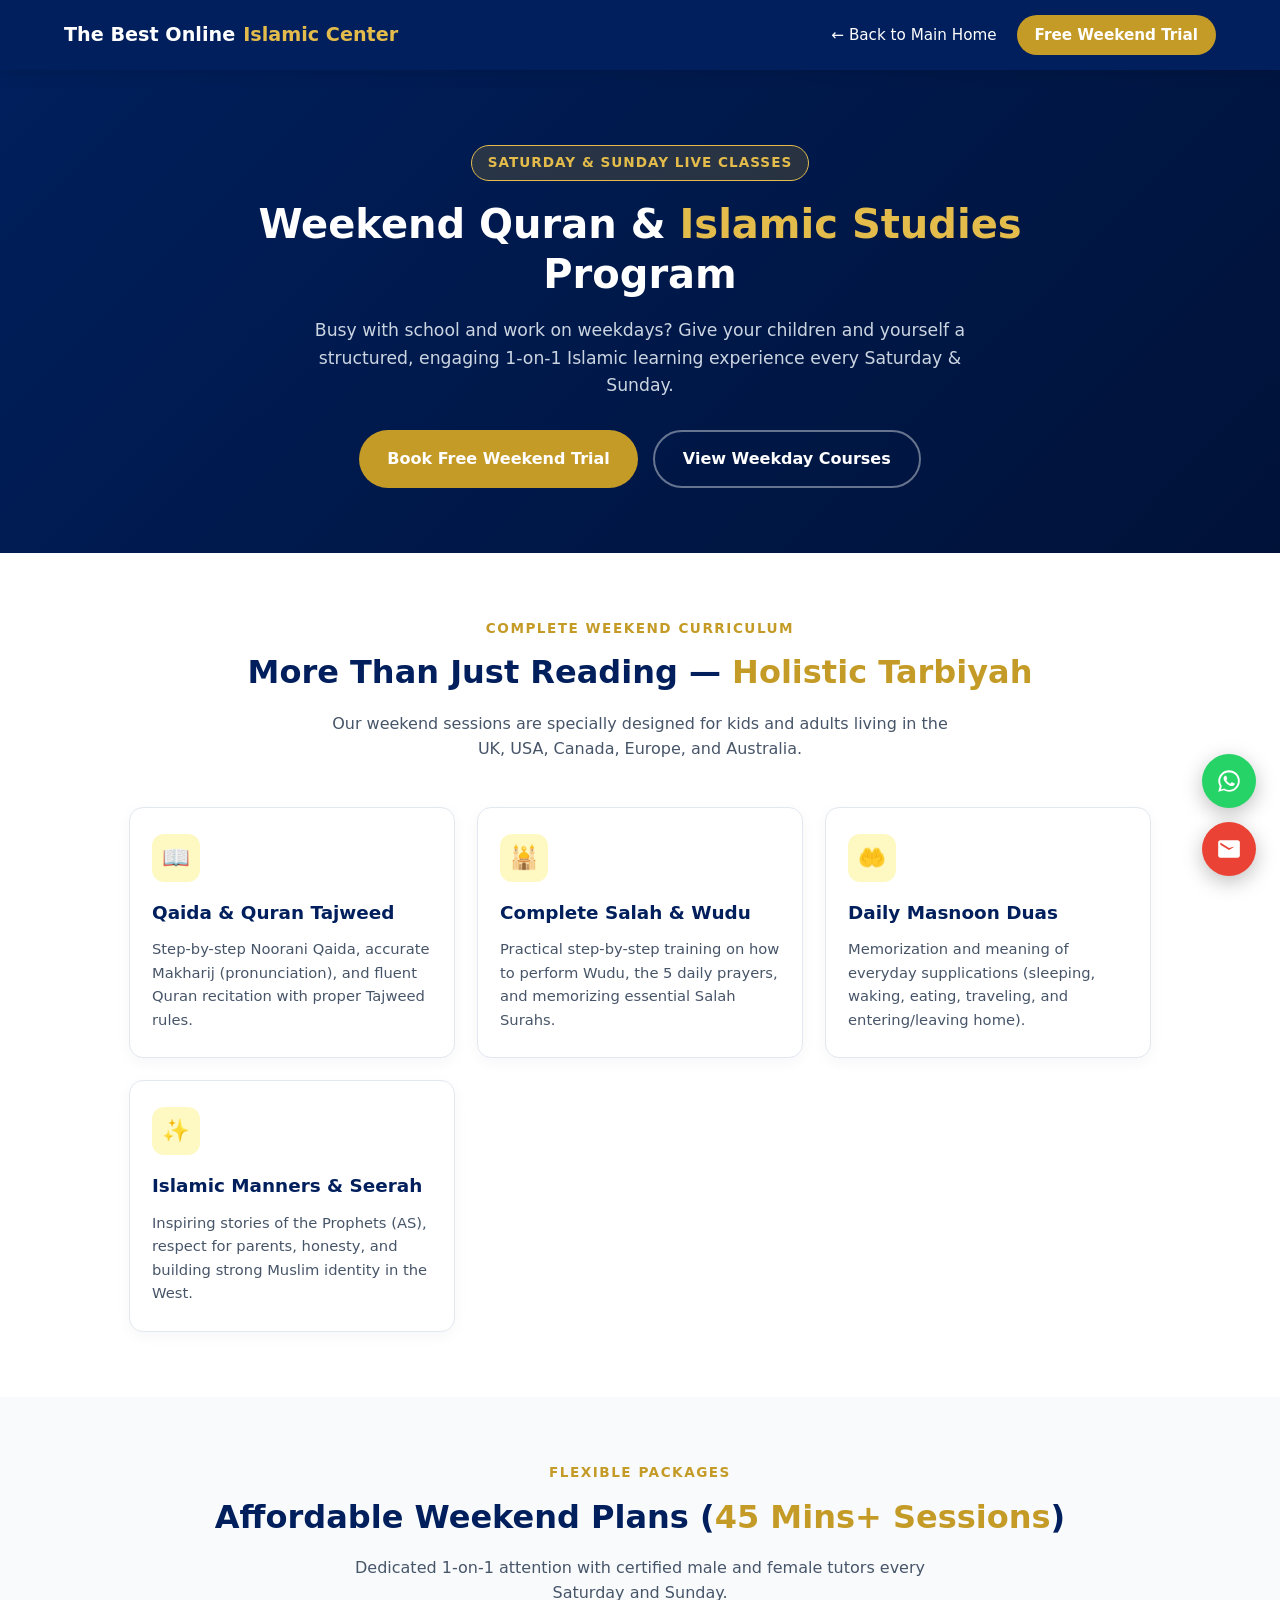
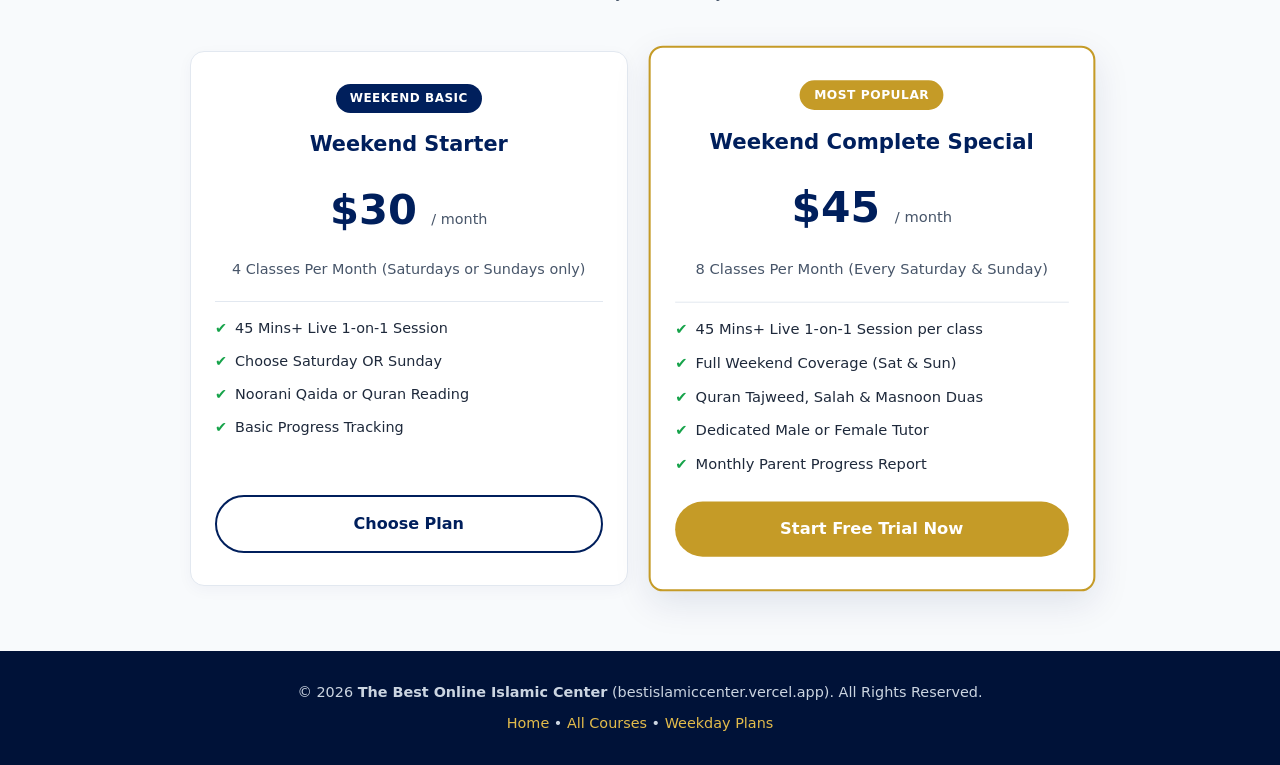
<file: weekend/index.html>
<!DOCTYPE html>
<html lang="en">
<head>
  <meta charset="UTF-8" />
  <meta name="viewport" content="width=device-width, initial-scale=1.0" />
  <title>Weekend Quran & Islamic Studies Program | The Best Online Islamic Center</title>
  <meta name="description" content="Enroll in our Saturday & Sunday Weekend Quran and Islamic Studies Program for kids and adults. Learn 1-on-1 with expert tutors for 45 mins+ per session." />
  <meta name="keywords" content="Weekend Quran Classes, Saturday Sunday Islamic School, Online Weekend Madrasah, Kids Islamic Studies, Weekend Tajweed Classes" />
  
  <!-- Open Graph for Social Media Sharing -->
  <meta property="og:title" content="Weekend Quran & Islamic Studies Program | Saturday & Sunday Classes" />
  <meta property="og:description" content="Busy on weekdays? Join our live 1-on-1 Weekend Islamic School for Quran, Salah, Duas & Character Building." />
  <meta property="og:url" content="https://bestislamiccenter.vercel.app/weekend" />
  <meta property="og:type" content="website" />

  <!-- Corrected CSS Link Matching GitHub File Name -->
  <link rel="stylesheet" href="Style.css" />
</head>
<body>

  <!-- Navigation -->
  <nav class="navbar">
    <a href="https://bestislamiccenter.vercel.app" class="logo">The Best Online <span>Islamic Center</span></a>
    <div class="nav-links">
      <a href="https://bestislamiccenter.vercel.app">← Back to Main Home</a>
      <a href="https://wa.me/923139271282?text=Assalam-o-alaikum%20wrwb%20i%20want%20to%20enroll%20for%20weekend%20Class" target="_blank" class="nav-btn">Free Weekend Trial</a>
    </div>
  </nav>

  <!-- Hero Section -->
  <header class="weekend-hero reveal">
    <div class="badge">SATURDAY & SUNDAY LIVE CLASSES</div>
    <h1>Weekend Quran & <em>Islamic Studies</em> Program</h1>
    <p>Busy with school and work on weekdays? Give your children and yourself a structured, engaging 1-on-1 Islamic learning experience every Saturday & Sunday.</p>
    <div class="hero-btns">
      <a href="https://wa.me/923139271282?text=Assalam-o-alaikum%20wrwb%20i%20want%20to%20enroll%20for%20weekend%20Class" target="_blank" class="btn btn-gold">Book Free Weekend Trial</a>
      <a href="https://bestislamiccenter.vercel.app/#courses" class="btn btn-outline">View Weekday Courses</a>
    </div>
  </header>

  <!-- What We Cover on Weekends -->
  <section class="section">
    <div class="heading reveal">
      <div class="eyebrow">COMPLETE WEEKEND CURRICULUM</div>
      <h2>More Than Just Reading — <em>Holistic Tarbiyah</em></h2>
      <p>Our weekend sessions are specially designed for kids and adults living in the UK, USA, Canada, Europe, and Australia.</p>
    </div>

    <div class="grid-4">
      <div class="card reveal">
        <div class="card-icon">📖</div>
        <h3>Qaida & Quran Tajweed</h3>
        <p>Step-by-step Noorani Qaida, accurate Makharij (pronunciation), and fluent Quran recitation with proper Tajweed rules.</p>
      </div>

      <div class="card reveal">
        <div class="card-icon">🕌</div>
        <h3>Complete Salah & Wudu</h3>
        <p>Practical step-by-step training on how to perform Wudu, the 5 daily prayers, and memorizing essential Salah Surahs.</p>
      </div>

      <div class="card reveal">
        <div class="card-icon">🤲</div>
        <h3>Daily Masnoon Duas</h3>
        <p>Memorization and meaning of everyday supplications (sleeping, waking, eating, traveling, and entering/leaving home).</p>
      </div>

      <div class="card reveal">
        <div class="card-icon">✨</div>
        <h3>Islamic Manners & Seerah</h3>
        <p>Inspiring stories of the Prophets (AS), respect for parents, honesty, and building strong Muslim identity in the West.</p>
      </div>
    </div>
  </section>

  <!-- Schedule & Fee Section -->
  <div class="bg-soft">
    <section class="section">
      <div class="heading reveal">
        <div class="eyebrow">FLEXIBLE PACKAGES</div>
        <h2>Affordable Weekend Plans (<em>45 Mins+ Sessions</em>)</h2>
        <p>Dedicated 1-on-1 attention with certified male and female tutors every Saturday and Sunday.</p>
      </div>

      <div class="pricing-grid">
        <!-- Plan 1 -->
        <div class="price-card reveal">
          <div>
            <span class="tag tag-primary">WEEKEND BASIC</span>
            <h3>Weekend Starter</h3>
            <div class="price-amount">$30 <small>/ month</small></div>
            <p>4 Classes Per Month (Saturdays or Sundays only)</p>
            <ul class="price-features">
              <li><span>✔</span> 45 Mins+ Live 1-on-1 Session</li>
              <li><span>✔</span> Choose Saturday OR Sunday</li>
              <li><span>✔</span> Noorani Qaida or Quran Reading</li>
              <li><span>✔</span> Basic Progress Tracking</li>
            </ul>
          </div>
          <a href="https://wa.me/923139271282?text=Assalam-o-alaikum%20wrwb%20i%20want%20to%20enroll%20for%20weekend%20Class" target="_blank" class="btn btn-outline-primary">Choose Plan</a>
        </div>

        <!-- Plan 2 (Most Popular - $45 / 45Mins+) -->
        <div class="price-card popular reveal">
          <div>
            <span class="tag">MOST POPULAR</span>
            <h3>Weekend Complete Special</h3>
            <div class="price-amount">$45 <small>/ month</small></div>
            <p>8 Classes Per Month (Every Saturday & Sunday)</p>
            <ul class="price-features">
              <li><span>✔</span> 45 Mins+ Live 1-on-1 Session per class</li>
              <li><span>✔</span> Full Weekend Coverage (Sat & Sun)</li>
              <li><span>✔</span> Quran Tajweed, Salah & Masnoon Duas</li>
              <li><span>✔</span> Dedicated Male or Female Tutor</li>
              <li><span>✔</span> Monthly Parent Progress Report</li>
            </ul>
          </div>
          <a href="https://wa.me/923139271282?text=Assalam-o-alaikum%20wrwb%20i%20want%20to%20enroll%20for%20weekend%20Class" target="_blank" class="btn btn-gold btn-full">Start Free Trial Now</a>
        </div>
      </div>
    </section>
  </div>

  <!-- Footer -->
  <footer>
    <p>© 2026 <b>The Best Online Islamic Center</b> (bestislamiccenter.vercel.app). All Rights Reserved.</p>
    <p class="footer-links">
      <a href="https://bestislamiccenter.vercel.app">Home</a> • 
      <a href="https://bestislamiccenter.vercel.app/#courses">All Courses</a> • 
      <a href="https://bestislamiccenter.vercel.app/#fees">Weekday Plans</a>
    </p>
  </footer>

  <!-- Floating Action Buttons with Proper SVG Icons -->
  <div class="floating-buttons">
    <a href="https://wa.me/923139271282?text=Assalam-o-alaikum%20wrwb%20i%20want%20to%20know%20more%20about%20weekend%20Classes" target="_blank" class="float-btn wa-btn" title="Chat on WhatsApp">
      <svg viewBox="0 0 24 24"><path d="M12.04 2c-5.46 0-9.91 4.45-9.91 9.91 0 1.75.46 3.45 1.32 4.95L2.05 22l5.25-1.38c1.45.79 3.08 1.21 4.74 1.21 5.46 0 9.91-4.45 9.91-9.91 0-2.65-1.03-5.14-2.9-7.01A9.816 9.816 0 0 0 12.04 2m0 1.83c2.19 0 4.25.85 5.8 2.4 1.55 1.55 2.4 3.61 2.4 5.8 0 4.53-3.69 8.22-8.22 8.22-1.46 0-2.88-.38-4.12-1.1l-.3-.18-3.09.81.82-3.02-.19-.31a8.149 8.149 0 0 1-1.25-4.42c0-4.53 3.69-8.22 8.22-8.22m4.52 10.15c-.25-.12-1.47-.73-1.7-.82-.23-.09-.39-.12-.56.12-.17.25-.64.82-.79.99-.15.17-.3.19-.55.07-.25-.12-1.05-.39-2-1.23-.74-.66-1.24-1.48-1.39-1.73-.15-.25-.02-.39.11-.51.11-.11.25-.3.38-.45.13-.15.17-.25.25-.42.08-.17.04-.32-.02-.45-.06-.12-.56-1.35-.77-1.85-.2-.48-.41-.42-.56-.43h-.48c-.17 0-.45.06-.68.31-.23.25-.88.86-.88 2.1 0 1.24.9 2.43 1.02 2.6.12.17 1.77 2.7 4.29 3.79.6.26 1.07.41 1.44.53.61.19 1.16.16 1.6-.02.49-.2 1.47-.6 1.68-1.18.21-.58.21-1.08.15-1.18-.06-.1-.23-.16-.48-.28z"/></svg>
    </a>
    <a href="mailto:thebestonlineilsmaiccenter@gmail.com?subject=Weekend%20Quran%20Classes%20Inquiry" class="float-btn email-btn" title="Send Email">
      <svg viewBox="0 0 24 24"><path d="M20 4H4c-1.1 0-1.99.9-1.99 2L2 18c0 1.1.9 2 2 2h16c1.1 0 2-.9 2-2V6c0-1.1-.9-2-2-2zm0 4l-8 5-8-5V6l8 5 8-2v2z"/></svg>
    </a>
  </div>

  <!-- Corrected JS Link Matching GitHub File Name -->
  <script src="Script.js"></script>
</body>
</html>
</file>
<file: styles.css>
/* ==========================================================================
   1. GLOBAL VARIABLES & BASE STYLES
   ========================================================================== */
:root {
  --primary: #001f5c;
  --primary-dark: #001540;
  --gold: #dfb15b;
  --gold-hover: #c99c48;
  --accent: #25D366;
  --bg-light: #f8fafc;
  --card-bg: #ffffff;
  --text-dark: #1e293b;
  --text-muted: #64748b;
  --border: #e2e8f0;
  --radius: 12px;
  --shadow: 0 10px 30px rgba(0, 31, 92, 0.08);
  --shadow-hover: 0 15px 35px rgba(0, 31, 92, 0.15);
  --transition: all 0.3s ease;
}

* {
  margin: 0;
  padding: 0;
  box-sizing: border-box;
}

html {
  scroll-behavior: smooth;
  font-family: 'DM Sans', sans-serif;
  color: var(--text-dark);
  background-color: #ffffff;
  line-height: 1.6;
}

h1, h2, h3 {
  font-family: 'Playfair Display', serif;
}

a {
  text-decoration: none;
  color: inherit;
  transition: var(--transition);
}

img {
  max-width: 100%;
  height: auto;
  display: block;
}

/* ==========================================================================
   2. TOP BAR & HEADER / NAVIGATION
   ========================================================================== */
.topbar {
  background-color: var(--primary-dark);
  color: #ffffff;
  padding: 8px 5%;
  font-size: 0.85rem;
  display: flex;
  justify-content: space-between;
  align-items: center;
  border-bottom: 1px solid rgba(255, 255, 255, 0.1);
}

.topbar span {
  letter-spacing: 0.5px;
}

.social-links-head, .social-links-foot {
  display: flex;
  align-items: center;
  gap: 12px;
}

.social-icon {
  display: inline-flex;
  align-items: center;
  justify-content: center;
  width: 32px;
  height: 32px;
  border-radius: 50%;
  background: rgba(255, 255, 255, 0.12);
  color: #ffffff;
  transition: var(--transition);
}

.social-icon:hover {
  background: var(--gold);
  color: var(--primary-dark);
  transform: translateY(-2px);
}

.social-icon svg {
  width: 16px;
  height: 16px;
  fill: currentColor;
}

header {
  position: sticky;
  top: 0;
  background: rgba(255, 255, 255, 0.95);
  backdrop-filter: blur(10px);
  padding: 15px 5%;
  display: flex;
  justify-content: space-between;
  align-items: center;
  z-index: 1000;
  box-shadow: 0 2px 15px rgba(0, 0, 0, 0.05);
}

.brand {
  display: flex;
  align-items: center;
  gap: 12px;
}

.brand img {
  width: 45px;
  height: 45px;
  object-fit: contain;
}

.brand span {
  display: flex;
  flex-direction: column;
}

.brand b {
  font-size: 1.1rem;
  color: var(--primary);
  line-height: 1.2;
}

.brand small {
  font-size: 0.7rem;
  letter-spacing: 2px;
  color: var(--gold);
  font-weight: 700;
}

nav {
  display: flex;
  align-items: center;
  gap: 24px;
}

nav a {
  font-weight: 500;
  font-size: 0.95rem;
  color: var(--text-dark);
}

nav a:hover {
  color: var(--gold);
}

.navbtn {
  background: var(--primary);
  color: #ffffff !important;
  padding: 10px 20px;
  border-radius: 50px;
  font-weight: 600;
  box-shadow: var(--shadow);
}

.navbtn:hover {
  background: var(--gold);
  color: var(--primary-dark) !important;
  transform: translateY(-2px);
}

.menu {
  display: none;
  background: none;
  border: none;
  font-size: 1.8rem;
  color: var(--primary);
  cursor: pointer;
}

/* ==========================================================================
   3. HERO SECTION
   ========================================================================== */
.hero {
  display: grid;
  grid-template-columns: 1fr 1fr;
  gap: 40px;
  padding: 80px 5% 60px;
  align-items: center;
  background: linear-gradient(135deg, #fdfbf7 0%, #ffffff 100%);
  position: relative;
  overflow: hidden;
}

.eyebrow {
  color: var(--gold);
  font-weight: 700;
  font-size: 0.85rem;
  letter-spacing: 2px;
  margin-bottom: 12px;
}

.hero-copy h1 {
  font-size: 3rem;
  color: var(--primary);
  line-height: 1.2;
  margin-bottom: 20px;
}

.hero-copy h1 em {
  font-style: italic;
  color: var(--gold);
}

.hero-copy p {
  font-size: 1.1rem;
  color: var(--text-muted);
  margin-bottom: 25px;
}

.type {
  font-size: 1.1rem;
  font-weight: 600;
  margin-bottom: 30px;
  color: var(--primary);
}

.type strong {
  color: var(--gold);
}

.cursor {
  animation: blink 0.8s infinite;
}

@keyframes blink {
  0%, 100% { opacity: 1; }
  50% { opacity: 0; }
}

.actions {
  display: flex;
  gap: 15px;
  margin-bottom: 40px;
}

.btn {
  padding: 14px 28px;
  border-radius: 50px;
  font-weight: 600;
  display: inline-flex;
  align-items: center;
  justify-content: center;
  transition: var(--transition);
  cursor: pointer;
}

.btn.gold {
  background: var(--gold);
  color: var(--primary-dark);
}

.btn.gold:hover {
  background: var(--gold-hover);
  transform: translateY(-2px);
}

.btn.outline {
  border: 2px solid var(--primary);
  color: var(--primary);
}

.btn.outline:hover {
  background: var(--primary);
  color: #ffffff;
  transform: translateY(-2px);
}

.trust {
  display: flex;
  align-items: center;
  gap: 20px;
  padding-top: 20px;
  border-top: 1px solid var(--border);
}

.trust div b {
  display: block;
  font-size: 0.95rem;
  color: var(--primary);
}

.trust div small {
  color: var(--text-muted);
}

/* Hero Visual Animation */
.visual {
  position: relative;
  display: flex;
  justify-content: center;
  align-items: center;
  min-height: 400px;
}

.visual .logo img {
  width: 220px;
  position: relative;
  z-index: 2;
  filter: drop-shadow(0 10px 20px rgba(0,0,0,0.1));
}

.aura {
  position: absolute;
  width: 320px;
  height: 320px;
  background: radial-gradient(circle, rgba(223, 177, 91, 0.25) 0%, rgba(255,255,255,0) 70%);
  border-radius: 50%;
}

.orbit {
  position: absolute;
  border: 1px dashed var(--gold);
  border-radius: 50%;
  animation: spin 25s linear infinite;
}

.orbit.o1 { width: 340px; height: 340px; }
.orbit.o2 { width: 420px; height: 420px; animation-duration: 35s; animation-direction: reverse; }

@keyframes spin {
  from { transform: rotate(0deg); }
  to { transform: rotate(360deg); }
}

.float {
  position: absolute;
  background: #ffffff;
  padding: 12px 20px;
  border-radius: 50px;
  box-shadow: var(--shadow);
  display: flex;
  align-items: center;
  gap: 10px;
  font-size: 0.85rem;
  z-index: 3;
}

.float.f1 { top: 10%; left: 0; animation: floatAnim 4s ease-in-out infinite; }
.float.f2 { bottom: 10%; right: 0; animation: floatAnim 4s ease-in-out infinite 2s; }

@keyframes floatAnim {
  0%, 100% { transform: translateY(0); }
  50% { transform: translateY(-10px); }
}

.scroll {
  grid-column: span 2;
  text-align: center;
  font-size: 0.8rem;
  letter-spacing: 2px;
  color: var(--text-muted);
  font-weight: 700;
  margin-top: 20px;
}

/* Strip */
.strip {
  background: var(--primary);
  color: #ffffff;
  padding: 18px 5%;
  display: flex;
  justify-content: space-around;
  flex-wrap: wrap;
  gap: 15px;
  font-size: 0.95rem;
}

/* ==========================================================================
   4. SECTIONS COMMON LAYOUT
   ========================================================================== */
.section {
  padding: 80px 5%;
}

.heading {
  text-align: center;
  max-width: 700px;
  margin: 0 auto 50px;
}

.heading h2 {
  font-size: 2.4rem;
  color: var(--primary);
  margin-bottom: 12px;
}

.heading h2 em {
  color: var(--gold);
  font-style: italic;
}

.heading p {
  color: var(--text-muted);
}

/* ==========================================================================
   5. COURSES & WHY CHOOSE US CARDS
   ========================================================================== */
.courses {
  display: grid;
  grid-template-columns: repeat(auto-fit, minmax(280px, 1fr));
  gap: 30px;
}

.course {
  background: var(--card-bg);
  border: 1px solid var(--border);
  border-radius: var(--radius);
  overflow: hidden;
  transition: var(--transition);
  display: flex;
  flex-direction: column;
}

.course:hover {
  transform: translateY(-6px);
  box-shadow: var(--shadow-hover);
  border-color: var(--gold);
}

.course .art {
  height: 90px;
  display: flex;
  align-items: center;
  justify-content: space-between;
  padding: 0 25px;
  font-size: 1.8rem;
}

.course .art.navy { background: var(--primary); color: var(--gold); }
.course .art.cream { background: #fdf6e7; color: var(--primary); }
.course .art.pale { background: #f1f5f9; color: var(--primary); }

.course .pad {
  padding: 25px;
  flex-grow: 1;
  display: flex;
  flex-direction: column;
}

.course small {
  color: var(--gold);
  font-weight: 700;
  letter-spacing: 1px;
  font-size: 0.75rem;
  margin-bottom: 8px;
}

.course h3 {
  color: var(--primary);
  font-size: 1.3rem;
  margin-bottom: 10px;
}

.course p {
  color: var(--text-muted);
  font-size: 0.95rem;
  margin-bottom: 15px;
  flex-grow: 1;
}

.course .link {
  color: var(--primary);
  font-weight: 600;
  font-size: 0.9rem;
  margin-top: auto;
}

.course .link:hover {
  color: var(--gold);
}

.note {
  text-align: center;
  color: var(--text-muted);
  font-size: 0.9rem;
  margin-top: 30px;
  max-width: 800px;
  margin-left: auto;
  margin-right: auto;
}

/* ==========================================================================
   6. TEACHERS SECTION
   ========================================================================== */
.teachers {
  background: var(--bg-light);
}

.teacher-grid {
  display: grid;
  grid-template-columns: repeat(auto-fit, minmax(280px, 1fr));
  gap: 30px;
  margin-top: 40px;
}

.teacher {
  background: #ffffff;
  border-radius: var(--radius);
  border: 1px solid var(--border);
  overflow: hidden;
  transition: var(--transition);
}

.teacher:hover {
  transform: translateY(-5px);
  box-shadow: var(--shadow);
}

.avatar {
  height: 120px;
  display: flex;
  align-items: center;
  justify-content: center;
  position: relative;
}

.avatar.blue { background: #e0f2fe; }
.avatar.gold { background: #fef3c7; }
.avatar.sand { background: #f3f4f6; }

.avatar span {
  position: absolute;
  top: 15px;
  right: 15px;
  font-weight: 700;
  color: var(--primary);
  opacity: 0.5;
}

.teacher .pad {
  padding: 25px;
}

.teacher h3 {
  color: var(--primary);
  margin-bottom: 5px;
}

.teacher .detail {
  font-size: 0.85rem;
  color: var(--primary);
  margin: 10px 0;
  font-weight: 500;
}

/* ==========================================================================
   7. HOW IT WORKS & FAQ ACCORDION
   ========================================================================== */
.steps {
  display: grid;
  grid-template-columns: repeat(auto-fit, minmax(250px, 1fr));
  gap: 30px;
}

.step {
  background: var(--bg-light);
  padding: 30px;
  border-radius: var(--radius);
  border-left: 4px solid var(--gold);
}

.step b {
  font-size: 1.5rem;
  color: var(--gold);
}

.step h3 {
  color: var(--primary);
  margin: 10px 0;
}

/* FAQ Accordion Item Styling */
.faq .course {
  cursor: pointer;
  background: #ffffff;
  transition: var(--transition);
}

.faq .course h3 {
  display: flex;
  justify-content: space-between;
  align-items: center;
}

/* ==========================================================================
   8. FEEDBACK / TESTIMONIAL SLIDER
   ========================================================================== */
.feedback {
  background: var(--primary);
  color: #ffffff;
}

.feedback .eyebrow { color: var(--gold); }
.feedback h2 { color: #ffffff; }
.feedback h2 em { color: var(--gold); }

.slider {
  display: flex;
  align-items: center;
  gap: 20px;
  max-width: 800px;
  margin: 40px auto 20px;
}

.review-window {
  overflow: hidden;
  width: 100%;
}

.review-track {
  display: flex;
  transition: transform 0.4s ease-in-out;
}

.review {
  min-width: 100%;
  background: rgba(255, 255, 255, 0.05);
  border: 1px solid rgba(255, 255, 255, 0.1);
  padding: 40px;
  border-radius: var(--radius);
  text-align: center;
}

.review .quote {
  font-size: 3rem;
  color: var(--gold);
  line-height: 1;
}

.review p {
  font-size: 1.15rem;
  margin: 15px 0 20px;
}

.review .person b {
  color: var(--gold);
  display: block;
}

.slider button {
  background: rgba(255, 255, 255, 0.1);
  border: none;
  color: #ffffff;
  width: 45px;
  height: 45px;
  border-radius: 50%;
  cursor: pointer;
  font-size: 1.2rem;
  transition: var(--transition);
}

.slider button:hover {
  background: var(--gold);
  color: var(--primary);
}

.dots {
  display: flex;
  justify-content: center;
  gap: 8px;
}

.dots button {
  width: 10px;
  height: 10px;
  border-radius: 50%;
  border: none;
  background: rgba(255, 255, 255, 0.3);
  cursor: pointer;
}

.dots button.active {
  background: var(--gold);
  width: 25px;
  border-radius: 10px;
}

/* ==========================================================================
   9. FEES & PRICING
   ========================================================================== */
.price-grid {
  display: grid;
  grid-template-columns: repeat(auto-fit, minmax(230px, 1fr));
  gap: 25px;
}

.price-card {
  background: #ffffff;
  border: 1px solid var(--border);
  border-radius: var(--radius);
  padding: 30px 20px;
  text-align: center;
  position: relative;
  transition: var(--transition);
}

.price-card:hover {
  box-shadow: var(--shadow-hover);
}

.price-card.featured {
  border: 2px solid var(--gold);
  transform: scale(1.03);
}

.popular {
  position: absolute;
  top: -12px;
  left: 50%;
  transform: translateX(-50%);
  background: var(--gold);
  color: var(--primary-dark);
  font-size: 0.7rem;
  font-weight: 700;
  padding: 4px 12px;
  border-radius: 50px;
}

.amount {
  font-size: 2.2rem;
  font-weight: 700;
  color: var(--primary);
  margin: 15px 0 5px;
}

.amount span {
  font-size: 0.9rem;
  color: var(--text-muted);
  font-weight: 400;
}

.price-line {
  height: 1px;
  background: var(--border);
  margin: 20px 0;
}

.included {
  font-size: 0.9rem;
  color: var(--text-muted);
  line-height: 1.8;
  margin-bottom: 25px;
}

.hifz-fee {
  background: linear-gradient(135deg, var(--primary) 0%, var(--primary-dark) 100%);
  color: #ffffff;
  padding: 30px;
  border-radius: var(--radius);
  margin-top: 40px;
  display: flex;
  justify-content: space-between;
  align-items: center;
  flex-wrap: wrap;
  gap: 20px;
}

.fee-foot {
  text-align: center;
  margin-top: 40px;
}

.payments {
  display: flex;
  justify-content: center;
  gap: 12px;
  flex-wrap: wrap;
  margin: 15px 0;
}

.payments span {
  background: var(--bg-light);
  padding: 6px 16px;
  border-radius: 50px;
  font-size: 0.85rem;
  font-weight: 600;
  border: 1px solid var(--border);
}

.fineprint {
  font-size: 0.8rem;
  color: var(--text-muted);
  max-width: 700px;
  margin: 10px auto 0;
}

/* ==========================================================================
   10. FREE TRIAL FORM
   ========================================================================== */
.trial-section {
  background: linear-gradient(135deg, #fdfbf7 0%, #f1f5f9 100%);
  padding: 80px 5%;
  display: grid;
  grid-template-columns: 1fr 1fr;
  gap: 50px;
  align-items: center;
}

.trial-copy h2 {
  font-size: 2.5rem;
  color: var(--primary);
  margin-bottom: 15px;
}

.trial-copy ul {
  list-style: none;
  margin-top: 20px;
}

.trial-copy ul li {
  margin-bottom: 10px;
  font-weight: 500;
  color: var(--primary);
}

.form {
  background: #ffffff;
  padding: 40px;
  border-radius: var(--radius);
  box-shadow: var(--shadow);
  border: 1px solid var(--border);
}

.form h3 {
  color: var(--primary);
  font-size: 1.5rem;
}

.form p {
  color: var(--text-muted);
  font-size: 0.9rem;
  margin-bottom: 20px;
}

.form label {
  display: block;
  font-size: 0.85rem;
  font-weight: 600;
  color: var(--primary);
  margin-top: 15px;
  margin-bottom: 5px;
}

.form input, .form select {
  width: 100%;
  padding: 12px 15px;
  border: 1px solid var(--border);
  border-radius: 8px;
  font-family: inherit;
  font-size: 0.95rem;
  transition: var(--transition);
}

.form input:focus, .form select:focus {
  outline: none;
  border-color: var(--gold);
  box-shadow: 0 0 0 3px rgba(223, 177, 91, 0.2);
}

.form .submit {
  width: 100%;
  margin-top: 25px;
}

.form small {
  display: block;
  text-align: center;
  color: var(--text-muted);
  margin-top: 12px;
  font-size: 0.75rem;
}

/* ==========================================================================
   11. FLOATING ACTION BUTTONS
   ========================================================================== */
.float-contacts {
  position: fixed;
  bottom: 20px;
  right: 20px;
  display: flex;
  flex-direction: column;
  gap: 12px;
  z-index: 9999;
}

.float-btn {
  display: flex;
  align-items: center;
  gap: 10px;
  padding: 12px 20px;
  border-radius: 50px;
  color: #ffffff !important;
  text-decoration: none;
  font-weight: 600;
  font-size: 0.9rem;
  box-shadow: 0 4px 15px rgba(0, 0, 0, 0.2);
  transition: transform 0.2s ease, box-shadow 0.2s ease;
}

.float-btn:hover {
  transform: translateY(-3px);
  box-shadow: 0 6px 20px rgba(0, 0, 0, 0.3);
}

.float-btn.wa-btn {
  background-color: var(--accent);
}

.float-btn.mail-btn {
  background-color: #EA4335;
}

.float-btn svg {
  width: 20px;
  height: 20px;
  fill: currentColor;
}

.backtop {
  position: fixed;
  bottom: 20px;
  left: 20px;
  background: var(--primary);
  color: #ffffff;
  border: none;
  width: 40px;
  height: 40px;
  border-radius: 50%;
  cursor: pointer;
  display: none;
  opacity: 0;
  transition: var(--transition);
  z-index: 999;
  font-size: 1.2rem;
}

/* ==========================================================================
   12. FOOTER
   ========================================================================== */
footer {
  background: var(--primary-dark);
  color: #ffffff;
  padding: 60px 5% 30px;
}

.foot-main {
  display: flex;
  justify-content: space-between;
  align-items: center;
  flex-wrap: wrap;
  gap: 30px;
  padding-bottom: 40px;
  border-bottom: 1px solid rgba(255, 255, 255, 0.1);
}

.foot-main .brand b { color: #ffffff; }
.foot-main p { max-width: 400px; color: rgba(255,255,255,0.7); font-size: 0.9rem; }

.foot-main div a {
  color: rgba(255, 255, 255, 0.8);
  margin-left: 20px;
  font-size: 0.9rem;
}

.foot-main div a:hover { color: var(--gold); }

.foot-bottom {
  text-align: center;
  padding-top: 30px;
  font-size: 0.85rem;
  color: rgba(255, 255, 255, 0.6);
}

.foot-bottom span {
  display: block;
  margin-top: 5px;
  color: var(--gold);
}

/* ==========================================================================
   13. SCROLL REVEAL ANIMATION CLASSES
   ========================================================================== */
.reveal {
  opacity: 0;
  transform: translateY(30px);
  transition: all 0.8s ease-out;
}

.reveal.active {
  opacity: 1;
  transform: translateY(0);
}

/* ==========================================================================
   14. RESPONSIVE BREAKPOINTS (MOBILE & TABLET)
   ========================================================================== */
@media (max-width: 992px) {
  .hero, .trial-section {
    grid-template-columns: 1fr;
    text-align: center;
  }

  .scroll { grid-column: span 1; }
  .actions { justify-content: center; }
  .trust { justify-content: center; }
  .price-card.featured { transform: none; }
}

@media (max-width: 768px) {
  .topbar {
    flex-direction: column;
    gap: 8px;
    text-align: center;
  }

  nav {
    position: fixed;
    top: 75px;
    left: -100%;
    width: 100%;
    height: calc(100vh - 75px);
    background: #ffffff;
    flex-direction: column;
    justify-content: center;
    transition: var(--transition);
  }

  nav.active { left: 0; }
  .menu { display: block; }
  .hero-copy h1 { font-size: 2.2rem; }

  .float-contacts {
    bottom: 15px;
    right: 15px;
  }

  .float-btn span {
    display: none; /* Hide button text on mobile, keep clean icons */
  }

  .float-btn {
    padding: 12px;
    border-radius: 50%;
  }
}
/* Smooth Load Animation - Content chhupe bina smooth glide karega */
@keyframes smoothFadeIn {
  from {
    opacity: 0.3;
    transform: translateY(15px);
  }
  to {
    opacity: 1;
    transform: translateY(0);
  }
}

.reveal {
  animation: smoothFadeIn 0.8s ease-out forwards;
}

/* Interactive Hover Effects - Cards aur Buttons ke liye */
.course, .price-card, .teacher, .step {
  transition: transform 0.3s ease, box-shadow 0.3s ease !important;
}

.course:hover, .price-card:hover, .teacher:hover {
  transform: translateY(-8px) !important;
  box-shadow: 0 15px 35px rgba(0, 31, 92, 0.15) !important;
}

.btn {
  transition: transform 0.2s ease, box-shadow 0.2s ease !important;
}

.btn:hover {
  transform: translateY(-3px) !important;
  box-shadow: 0 8px 20px rgba(0, 0, 0, 0.15) !important;
}
/* ==========================================================================
   COMPACT TESTIMONIAL CARDS (MOBILE-FRIENDLY)
   ========================================================================== */
.reviews-section {
  background: var(--bg-light);
}

.reviews-grid {
  display: grid;
  grid-template-columns: repeat(auto-fit, minmax(260px, 1fr));
  gap: 20px;
  max-width: 1100px;
  margin: 0 auto;
}

.review-card {
  background: #ffffff;
  border: 1px solid var(--border);
  border-radius: var(--radius);
  padding: 22px 20px;
  display: flex;
  flex-direction: column;
  justify-content: space-between;
  box-shadow: 0 4px 15px rgba(0, 31, 92, 0.04);
  transition: transform 0.3s ease, box-shadow 0.3s ease;
}

.review-card:hover {
  transform: translateY(-5px);
  box-shadow: 0 10px 25px rgba(0, 31, 92, 0.1);
  border-color: var(--gold);
}

.review-card .stars {
  color: #f59e0b;
  font-size: 1.1rem;
  margin-bottom: 10px;
  letter-spacing: 2px;
}

.review-card p {
  color: var(--text-dark);
  font-size: 0.92rem;
  line-height: 1.5;
  margin-bottom: 15px;
  font-style: italic;
}

.reviewer-info {
  border-top: 1px solid var(--border);
  padding-top: 12px;
}

.reviewer-info b {
  display: block;
  font-size: 0.9rem;
  color: var(--primary);
}

.reviewer-info small {
  color: var(--gold);
  font-weight: 600;
  font-size: 0.8rem;
}

/* Mobile Fine-Tuning */
@media (max-width: 600px) {
  .reviews-grid {
    grid-template-columns: 1fr;
    gap: 15px;
  }
  
  .review-card {
    padding: 18px 16px;
  }
}
</file>
<file: weekend/Style.css>
:root {
  --primary: #001f5c;
  --primary-light: #0a368a;
  --gold: #c59b27;
  --gold-light: #e3bc4b;
  --bg-light: #f8fafc;
  --text-dark: #1e293b;
  --text-muted: #475569;
  --border: #e2e8f0;
  --radius: 14px;
}

* {
  box-sizing: border-box;
  margin: 0;
  padding: 0;
  font-family: 'Segoe UI', system-ui, -apple-system, sans-serif;
}

body {
  color: var(--text-dark);
  background: #ffffff;
  line-height: 1.6;
  overflow-x: hidden;
}

a {
  text-decoration: none;
  color: inherit;
}

/* Smooth Scroll Reveal States */
.reveal {
  opacity: 0;
  transform: translateY(25px);
  transition: opacity 0.75s cubic-bezier(0.16, 1, 0.3, 1), transform 0.75s cubic-bezier(0.16, 1, 0.3, 1);
}

.reveal.active {
  opacity: 1;
  transform: translateY(0);
}

/* Navbar */
.navbar {
  background: var(--primary);
  color: #fff;
  padding: 15px 5%;
  display: flex;
  justify-content: space-between;
  align-items: center;
  position: sticky;
  top: 0;
  z-index: 1000;
  box-shadow: 0 4px 15px rgba(0, 0, 0, 0.1);
}

.logo {
  font-size: 1.2rem;
  font-weight: 700;
  color: #fff;
  display: flex;
  align-items: center;
  gap: 8px;
}

.logo span {
  color: var(--gold-light);
}

.nav-links {
  display: flex;
  gap: 20px;
  align-items: center;
}

.nav-links a {
  font-size: 0.95rem;
  font-weight: 500;
  transition: color 0.2s;
}

.nav-links a:hover {
  color: var(--gold-light);
}

.nav-btn {
  background: var(--gold);
  color: #fff !important;
  padding: 8px 18px;
  border-radius: 50px;
  font-weight: 600 !important;
  transition: transform 0.2s ease, background 0.2s ease;
}

.nav-btn:hover {
  background: var(--gold-light);
  transform: translateY(-2px);
}

/* Hero Section */
.weekend-hero {
  background: linear-gradient(135deg, var(--primary) 0%, #001238 100%);
  color: #fff;
  padding: 75px 5% 65px;
  text-align: center;
}

.badge {
  display: inline-block;
  background: rgba(197, 155, 39, 0.2);
  border: 1px solid var(--gold-light);
  color: var(--gold-light);
  padding: 6px 16px;
  border-radius: 50px;
  font-size: 0.85rem;
  font-weight: 600;
  letter-spacing: 1px;
  margin-bottom: 18px;
}

.weekend-hero h1 {
  font-size: 2.5rem;
  max-width: 800px;
  margin: 0 auto 18px;
  line-height: 1.25;
}

.weekend-hero h1 em {
  color: var(--gold-light);
  font-style: normal;
}

.weekend-hero p {
  max-width: 680px;
  margin: 0 auto 30px;
  color: #cbd5e1;
  font-size: 1.08rem;
}

.hero-btns {
  display: flex;
  gap: 15px;
  justify-content: center;
  flex-wrap: wrap;
}

.btn {
  padding: 14px 28px;
  border-radius: 50px;
  font-weight: 600;
  font-size: 1rem;
  display: inline-flex;
  align-items: center;
  justify-content: center;
  gap: 8px;
  transition: transform 0.25s ease, box-shadow 0.25s ease, background 0.25s ease;
  cursor: pointer;
}

.btn-gold {
  background: var(--gold);
  color: #fff;
}

.btn-gold:hover {
  background: var(--gold-light);
  transform: translateY(-3px);
  box-shadow: 0 10px 25px rgba(197, 155, 39, 0.3);
}

.btn-outline {
  border: 2px solid rgba(255, 255, 255, 0.4);
  color: #fff;
}

.btn-outline:hover {
  border-color: #fff;
  background: rgba(255, 255, 255, 0.1);
  transform: translateY(-3px);
}

.btn-outline-primary {
  border: 2px solid var(--primary);
  color: var(--primary);
  width: 100%;
}

.btn-outline-primary:hover {
  background: var(--primary);
  color: #fff;
  transform: translateY(-3px);
}

.btn-full {
  width: 100%;
}

/* Sections */
.section {
  padding: 65px 5%;
  max-width: 1150px;
  margin: 0 auto;
}

.heading {
  text-align: center;
  margin-bottom: 45px;
}

.eyebrow {
  color: var(--gold);
  font-weight: 700;
  font-size: 0.85rem;
  letter-spacing: 1.5px;
  text-transform: uppercase;
  margin-bottom: 8px;
}

.heading h2 {
  font-size: 2rem;
  color: var(--primary);
  margin-bottom: 12px;
}

.heading h2 em {
  color: var(--gold);
  font-style: normal;
}

.heading p {
  color: var(--text-muted);
  max-width: 620px;
  margin: 0 auto;
}

/* Curriculum Cards */
.grid-4 {
  display: grid;
  grid-template-columns: repeat(auto-fit, minmax(240px, 1fr));
  gap: 22px;
}

.card {
  background: #ffffff;
  border: 1px solid var(--border);
  border-radius: var(--radius);
  padding: 26px 22px;
  box-shadow: 0 4px 15px rgba(0, 31, 92, 0.04);
  transition: transform 0.3s ease, box-shadow 0.3s ease, border-color 0.3s ease;
}

.card:hover {
  transform: translateY(-8px);
  box-shadow: 0 15px 35px rgba(0, 31, 92, 0.12);
  border-color: var(--gold);
}

.card-icon {
  width: 48px;
  height: 48px;
  background: #fef9c3;
  color: var(--gold);
  border-radius: 12px;
  display: flex;
  align-items: center;
  justify-content: center;
  font-size: 1.4rem;
  font-weight: bold;
  margin-bottom: 16px;
}

.card h3 {
  color: var(--primary);
  font-size: 1.15rem;
  margin-bottom: 10px;
}

.card p {
  color: var(--text-muted);
  font-size: 0.92rem;
}

/* Pricing Section */
.bg-soft {
  background: var(--bg-light);
}

.pricing-grid {
  display: grid;
  grid-template-columns: repeat(auto-fit, minmax(280px, 1fr));
  gap: 25px;
  max-width: 900px;
  margin: 0 auto;
}

.price-card {
  background: #ffffff;
  border: 1px solid var(--border);
  border-radius: var(--radius);
  padding: 32px 24px;
  text-align: center;
  position: relative;
  box-shadow: 0 4px 15px rgba(0, 31, 92, 0.04);
  transition: transform 0.3s ease, box-shadow 0.3s ease, border-color 0.3s ease;
  display: flex;
  flex-direction: column;
  justify-content: space-between;
}

.price-card.popular {
  border: 2px solid var(--gold);
  box-shadow: 0 12px 35px rgba(0, 31, 92, 0.1);
  transform: scale(1.02);
}

.price-card:hover {
  transform: translateY(-8px);
  box-shadow: 0 15px 35px rgba(0, 31, 92, 0.12);
  border-color: var(--gold);
}

.price-card.popular:hover {
  transform: scale(1.02) translateY(-8px);
}

.tag {
  background: var(--gold);
  color: #fff;
  padding: 5px 14px;
  border-radius: 50px;
  font-size: 0.75rem;
  font-weight: 700;
  letter-spacing: 0.5px;
  display: inline-block;
  margin-bottom: 15px;
}

.tag-primary {
  background: var(--primary);
}

.price-card h3 {
  font-size: 1.3rem;
  color: var(--primary);
  margin-bottom: 5px;
}

.price-amount {
  font-size: 2.6rem;
  font-weight: 800;
  color: var(--primary);
  margin: 15px 0;
}

.price-amount small {
  font-size: 0.9rem;
  font-weight: 400;
  color: var(--text-muted);
}

.price-card p {
  font-size: 0.9rem;
  color: var(--text-muted);
  margin-bottom: 20px;
}

.price-features {
  list-style: none;
  text-align: left;
  margin-bottom: 25px;
  border-top: 1px solid var(--border);
  padding-top: 15px;
}

.price-features li {
  font-size: 0.9rem;
  margin-bottom: 10px;
  display: flex;
  align-items: center;
  gap: 8px;
  color: var(--text-dark);
}

.price-features li span {
  color: #16a34a;
  font-weight: bold;
}

/* Footer */
footer {
  background: #001238;
  color: #cbd5e1;
  text-align: center;
  padding: 30px 5%;
  font-size: 0.9rem;
}

footer a {
  color: var(--gold-light);
}

.footer-links {
  margin-top: 8px;
}

/* Floating Action Buttons */
.floating-buttons {
  position: fixed;
  bottom: 24px;
  right: 24px;
  display: flex;
  flex-direction: column;
  gap: 14px;
  z-index: 999;
}

.float-btn {
  width: 54px;
  height: 54px;
  border-radius: 50%;
  display: flex;
  align-items: center;
  justify-content: center;
  color: #fff;
  box-shadow: 0 6px 20px rgba(0, 0, 0, 0.25);
  transition: transform 0.25s cubic-bezier(0.175, 0.885, 0.32, 1.275), box-shadow 0.25s ease;
}

.float-btn svg {
  width: 26px;
  height: 26px;
  fill: currentColor;
}

.float-btn:hover {
  transform: scale(1.12);
  box-shadow: 0 10px 30px rgba(0, 0, 0, 0.35);
}

.wa-btn {
  background: #25d366;
}

.email-btn {
  background: #ea4335;
}

@media (max-width: 768px) {
  .weekend-hero h1 {
    font-size: 1.9rem;
  }
  .nav-links a:not(.nav-btn) {
    display: none;
  }
  .price-card.popular {
    transform: none;
  }
  .price-card.popular:hover {
    transform: translateY(-8px);
  }
}
</file>
